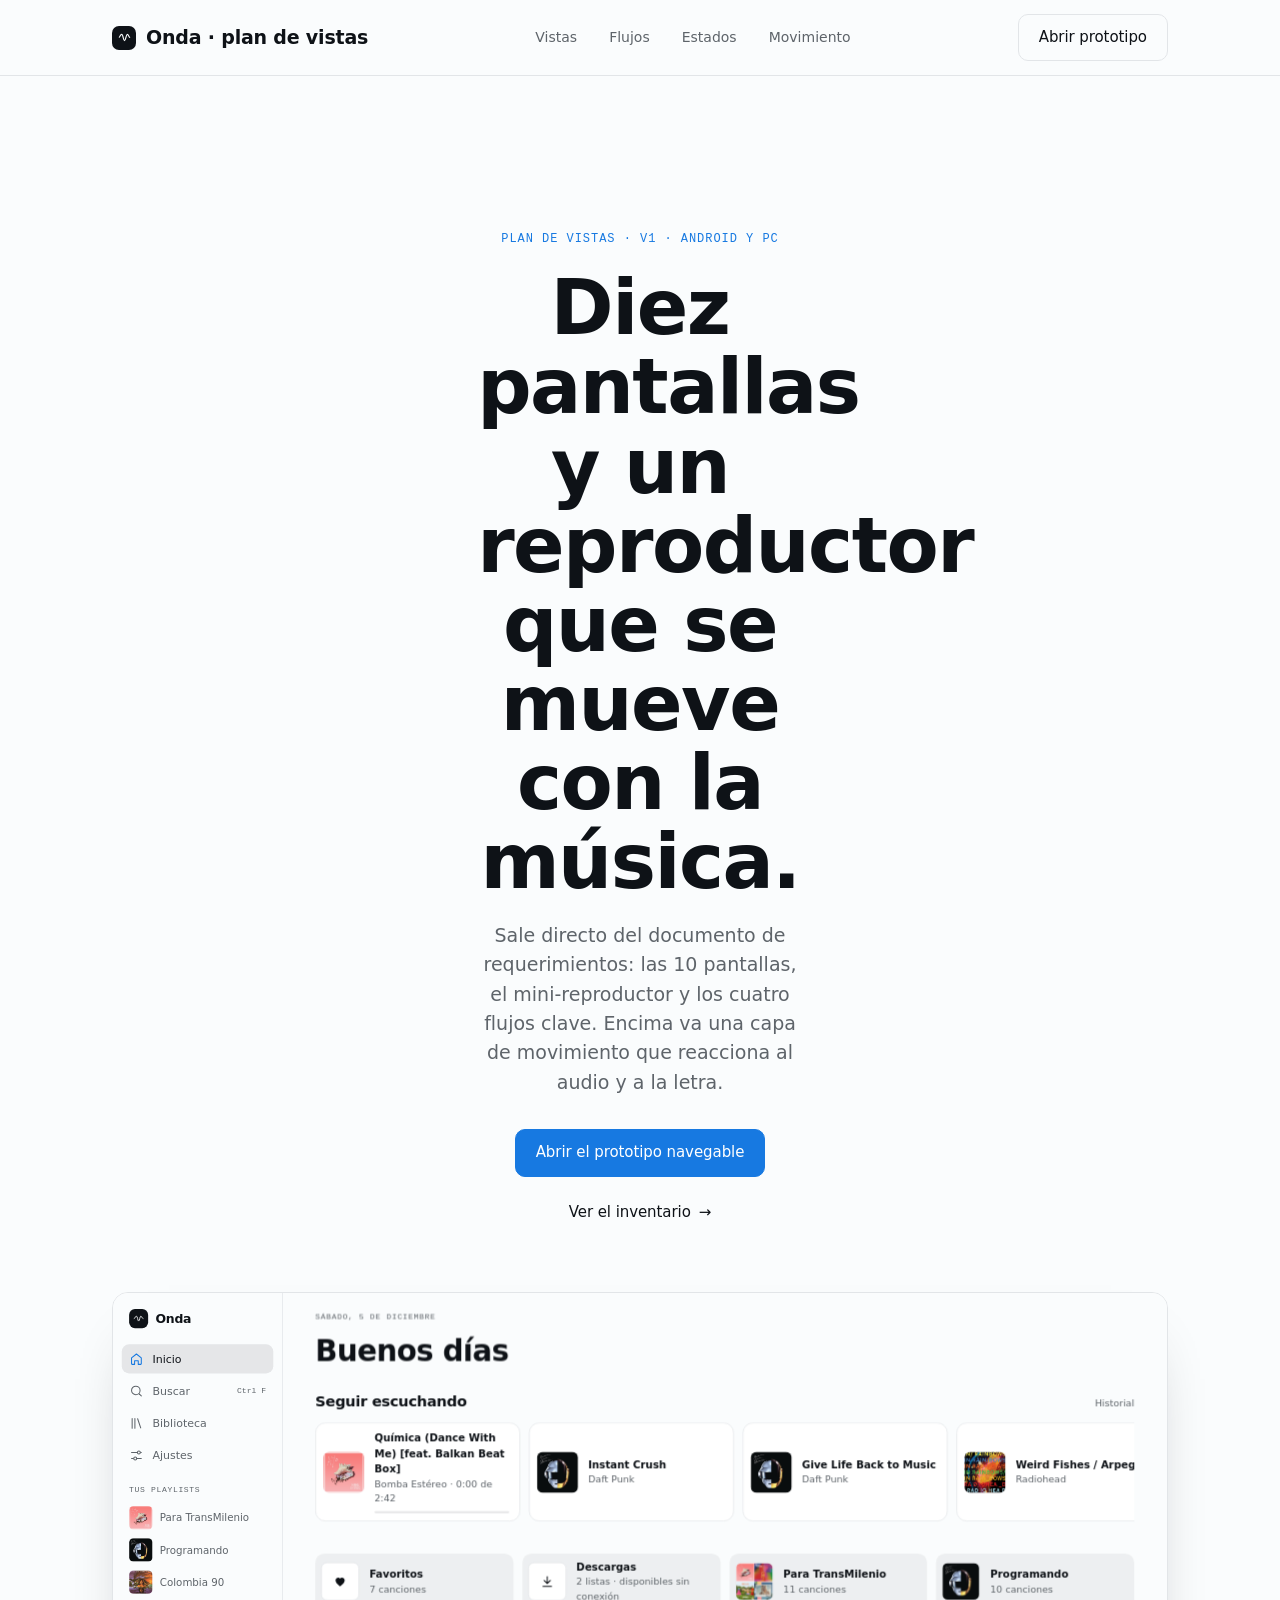
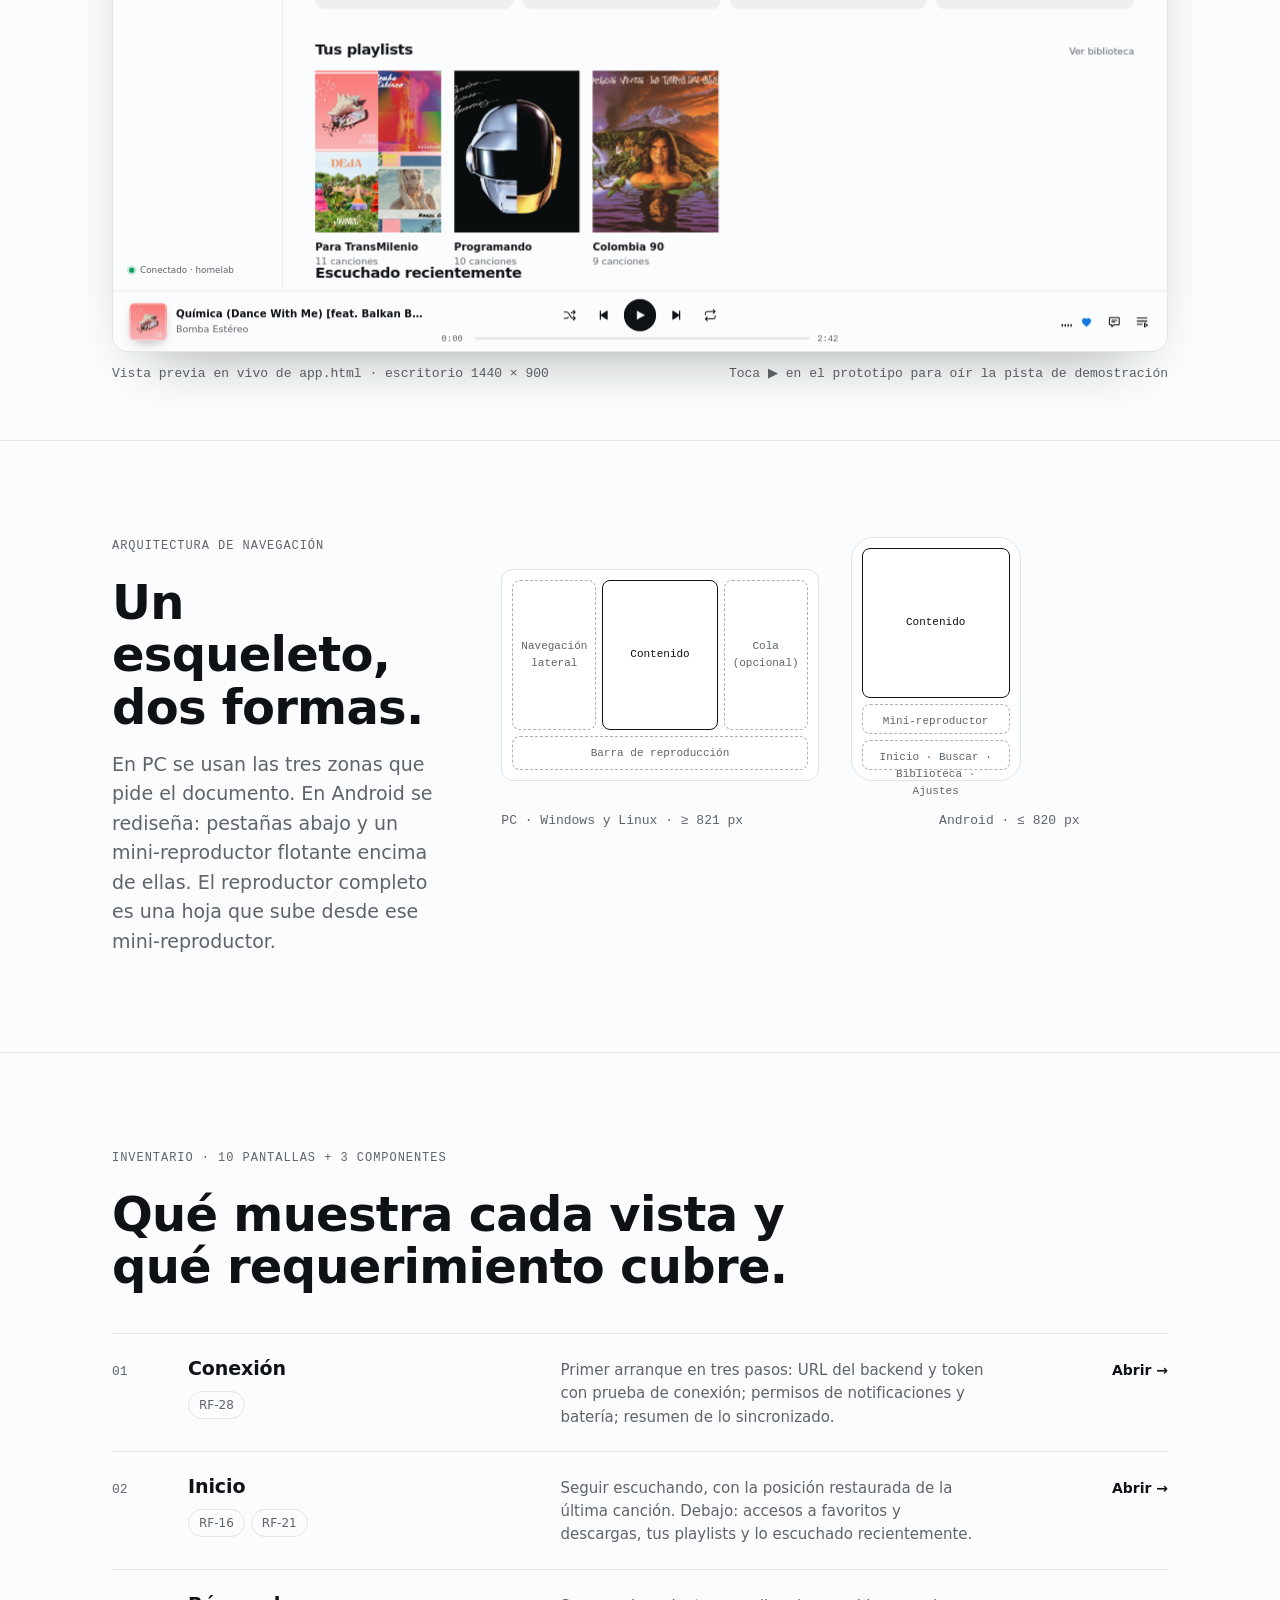
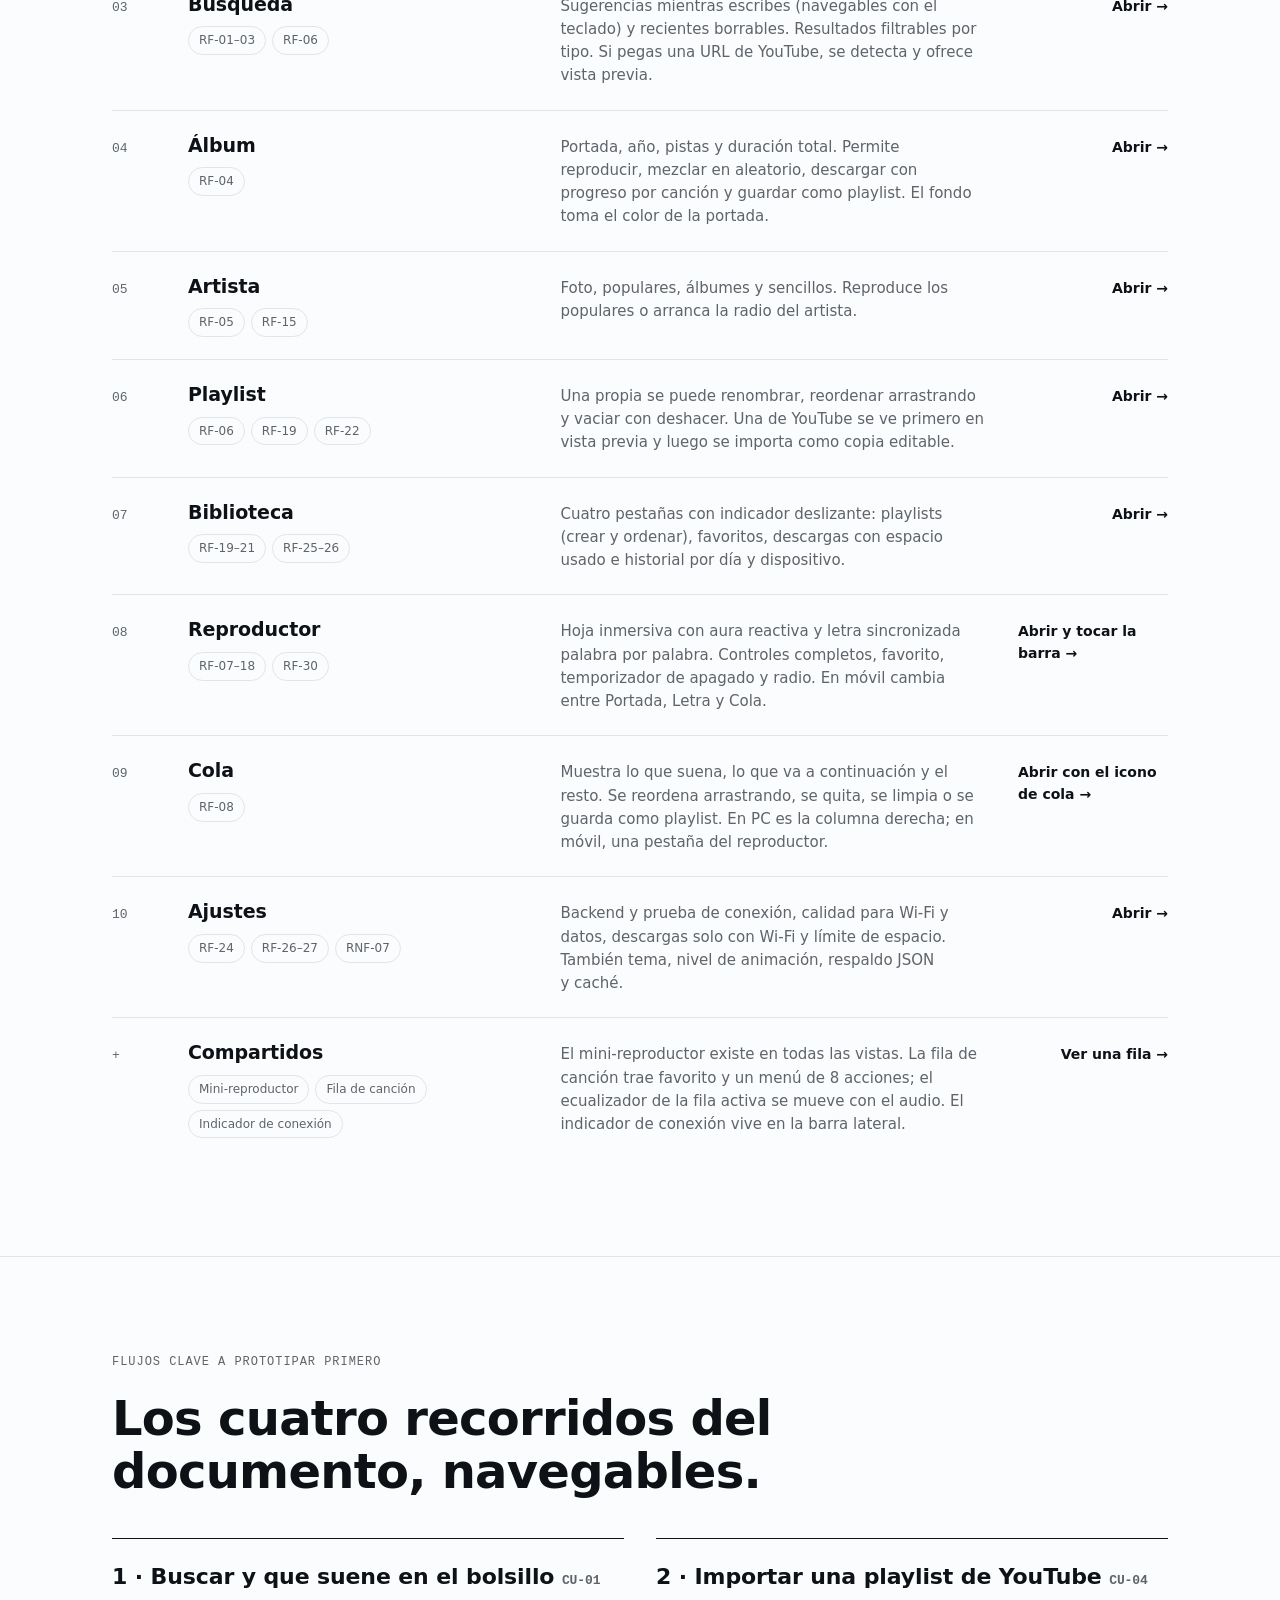
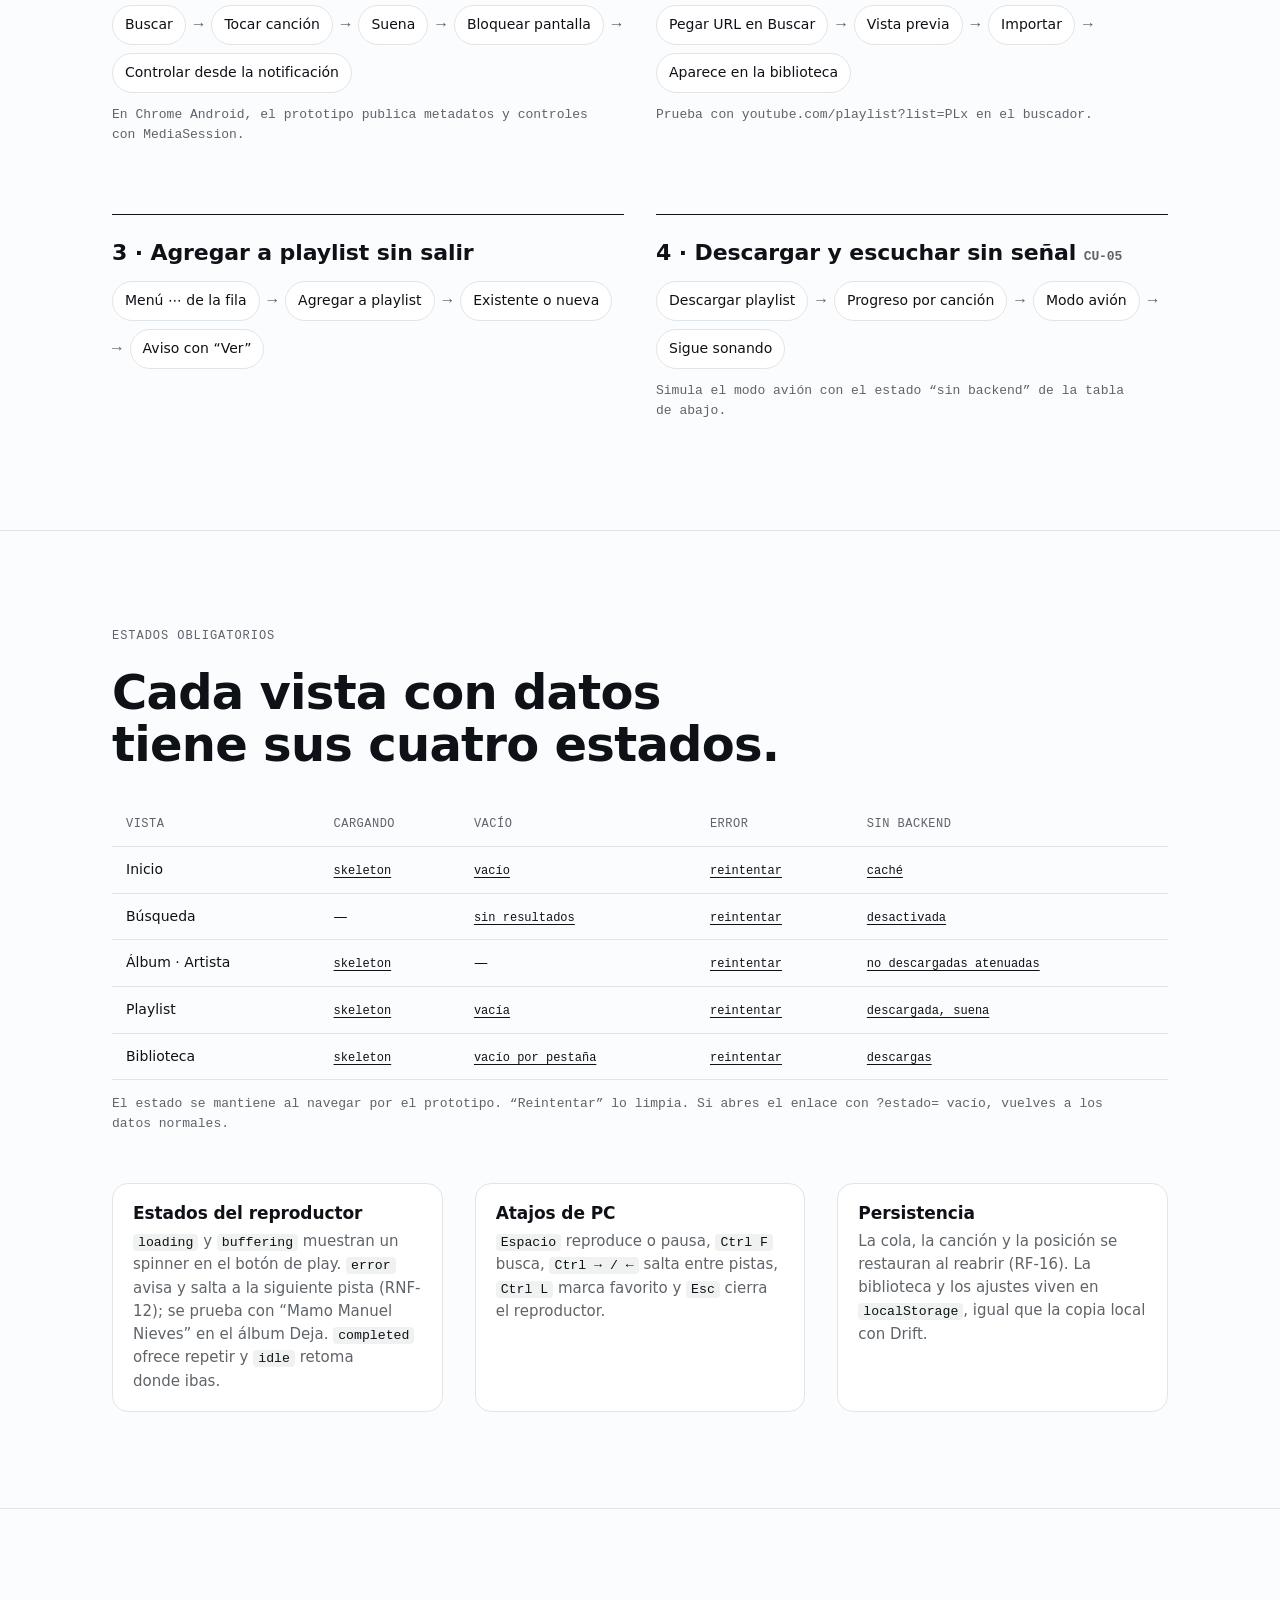
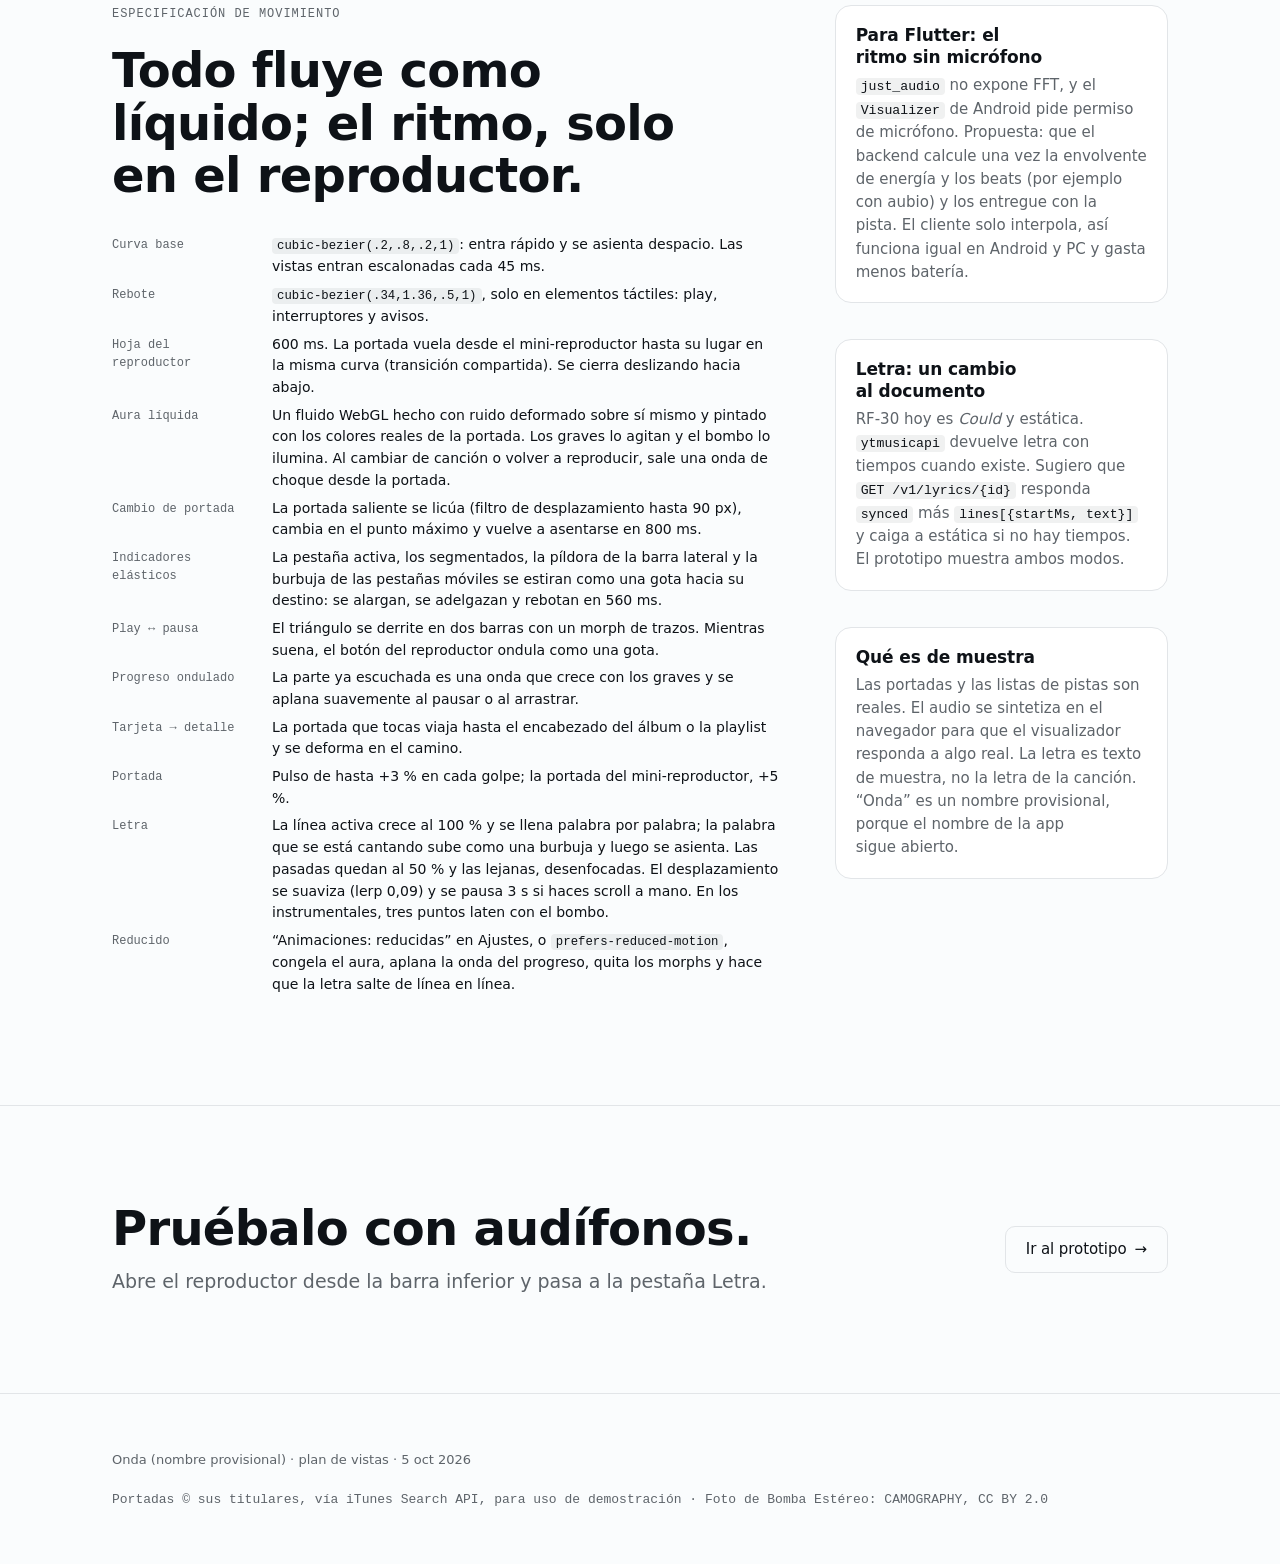
<file: assets/design/index.html>
<!doctype html>
<html lang="es">
<head>
  <meta charset="utf-8" />
  <meta name="viewport" content="width=device-width, initial-scale=1" />
  <title>Plan de vistas · Onda</title>
  <style>
    /* ─── tokens ─────────────────────────────────────────────────────────
       Six variables. Bind them to the active DESIGN.md and stop.
       Do not introduce raw hex anywhere else in this file. */
    :root {
      --bg:      oklch(99% 0.002 240);
      --surface: oklch(100% 0 0);
      --fg:      oklch(18% 0.012 250);
      --muted:   oklch(50% 0.012 250);
      --border:  oklch(92% 0.005 250);
      --accent:  oklch(58% 0.18 255);   /* one accent — used at most 2× per screen */

      /* derived — do not change */
      --accent-soft: color-mix(in oklch, var(--accent) 14%, transparent);
      --fg-soft:     color-mix(in oklch, var(--fg) 6%, transparent);

      /* type — display = serif (default), body = sans, mono for numerics */
      --font-display: -apple-system, BlinkMacSystemFont, 'SF Pro Display', system-ui, sans-serif;
      --font-body:    -apple-system, BlinkMacSystemFont, 'SF Pro Text', system-ui, sans-serif;
      --font-mono:    ui-monospace, 'JetBrains Mono', 'SF Mono', Menlo, monospace;

      /* scale — clamp() so it works at 1280, 1440, 1920 without media queries */
      --fs-h1: clamp(44px, 6vw, 76px);
      --fs-h2: clamp(32px, 4vw, 48px);
      --fs-h3: 22px;
      --fs-lead: 19px;
      --fs-body: 16px;
      --fs-meta: 13px;

      /* spacing — 8-point grid */
      --gap-xs: 8px;
      --gap-sm: 12px;
      --gap-md: 20px;
      --gap-lg: 32px;
      --gap-xl: 56px;
      --gap-2xl: 96px;
      --container: 1120px;
      --gutter: 32px;

      --radius: 10px;
      --radius-lg: 16px;
    }

    /* ─── reset & base ──────────────────────────────────────────────── */
    *, *::before, *::after { box-sizing: border-box; }
    html { -webkit-text-size-adjust: 100%; }
    body {
      margin: 0;
      background: var(--bg);
      color: var(--fg);
      font-family: var(--font-body);
      font-size: var(--fs-body);
      line-height: 1.55;
      text-rendering: optimizeLegibility;
      -webkit-font-smoothing: antialiased;
    }
    img, svg { display: block; max-width: 100%; }
    a { color: inherit; text-decoration: none; }
    button { font: inherit; cursor: pointer; }
    p { text-wrap: pretty; }
    h1, h2, h3, h4 { text-wrap: balance; }

    /* ─── layout primitives ─────────────────────────────────────────── */
    .container {
      max-width: var(--container);
      margin-inline: auto;
      padding-inline: var(--gutter);
    }
    .section {
      padding-block: clamp(48px, 8vw, var(--gap-2xl));
    }
    .section + .section { border-top: 1px solid var(--border); }
    .stack { display: flex; flex-direction: column; }
    .stack > * + * { margin-top: var(--gap-md); }
    .row { display: flex; align-items: center; gap: var(--gap-md); }
    .row-between { display: flex; align-items: center; justify-content: space-between; gap: var(--gap-md); }
    .grid-2 { display: grid; grid-template-columns: repeat(2, 1fr); gap: var(--gap-lg); }
    .grid-3 { display: grid; grid-template-columns: repeat(3, 1fr); gap: var(--gap-lg); }
    .grid-4 { display: grid; grid-template-columns: repeat(4, 1fr); gap: var(--gap-md); }
    .grid-2-1 { display: grid; grid-template-columns: 2fr 1fr; gap: var(--gap-xl); align-items: start; }
    .grid-1-2 { display: grid; grid-template-columns: 1fr 2fr; gap: var(--gap-xl); align-items: start; }
    @media (max-width: 920px) {
      .grid-2, .grid-3, .grid-4, .grid-2-1, .grid-1-2 { grid-template-columns: 1fr; }
    }

    /* ─── type ──────────────────────────────────────────────────────── */
    .h1, h1 { font-family: var(--font-display); font-size: var(--fs-h1); line-height: 1.04; letter-spacing: -0.02em; margin: 0; }
    .h2, h2 { font-family: var(--font-display); font-size: var(--fs-h2); line-height: 1.1; letter-spacing: -0.015em; margin: 0; }
    .h3, h3 { font-size: var(--fs-h3); font-weight: 600; line-height: 1.3; letter-spacing: -0.005em; margin: 0; }
    .lead   { font-size: var(--fs-lead); line-height: 1.55; color: var(--muted); max-width: 60ch; margin: 0; }
    .eyebrow {
      font-family: var(--font-mono);
      font-size: 12px;
      letter-spacing: 0.08em;
      text-transform: uppercase;
      color: var(--accent);
      margin: 0 0 var(--gap-md);
    }
    .meta { font-family: var(--font-mono); font-size: var(--fs-meta); color: var(--muted); }
    .num  { font-family: var(--font-mono); font-variant-numeric: tabular-nums; }

    /* ─── chrome: nav + footer ──────────────────────────────────────── */
    .topnav {
      position: sticky; top: 0; z-index: 10;
      background: color-mix(in oklch, var(--bg) 92%, transparent);
      backdrop-filter: blur(12px);
      border-bottom: 1px solid var(--border);
    }
    .topnav-inner { display: flex; align-items: center; justify-content: space-between; padding-block: 14px; }
    .topnav .logo { font-family: var(--font-display); font-size: 19px; font-weight: 600; letter-spacing: -0.01em; }
    .topnav nav { display: flex; gap: var(--gap-lg); }
    .topnav nav a { font-size: 14px; color: var(--muted); }
    .topnav nav a:hover { color: var(--fg); }
    .pagefoot { padding-block: var(--gap-xl); color: var(--muted); font-size: 13px; border-top: 1px solid var(--border); }
    .pagefoot .row-between { flex-wrap: wrap; gap: var(--gap-md); }

    /* ─── buttons ───────────────────────────────────────────────────── */
    .btn {
      display: inline-flex; align-items: center; gap: 8px;
      padding: 11px 20px;
      border-radius: var(--radius);
      border: 1px solid transparent;
      font-size: 15px;
      font-weight: 500;
      letter-spacing: -0.005em;
      transition: transform 0.05s ease, background 0.15s ease, border-color 0.15s ease;
    }
    .btn:active { transform: translateY(1px); }
    .btn-primary { background: var(--accent); color: var(--surface); border-color: var(--accent); }
    .btn-primary:hover { background: color-mix(in oklch, var(--accent) 88%, black); }
    .btn-secondary { background: transparent; color: var(--fg); border-color: var(--border); }
    .btn-secondary:hover { border-color: var(--fg); }
    .btn-ghost { background: transparent; color: var(--fg); border-color: transparent; padding-inline: 8px; }
    .btn-ghost:hover { color: var(--accent); }
    .btn-arrow::after { content: '→'; transition: transform 0.15s ease; }
    .btn-arrow:hover::after { transform: translateX(2px); }

    /* ─── card / surface ────────────────────────────────────────────── */
    .card {
      background: var(--surface);
      border: 1px solid var(--border);
      border-radius: var(--radius-lg);
      padding: 28px;
    }
    .card-flat { background: transparent; border: 0; padding: 0; }
    .card-rule { background: transparent; border: 0; border-top: 1px solid var(--fg); padding: 24px 0 0; border-radius: 0; }

    /* ─── feature cell (icon + h3 + p) ──────────────────────────────── */
    .feature .feature-mark {
      width: 36px; height: 36px;
      display: grid; place-items: center;
      border: 1px solid var(--border);
      border-radius: 10px;
      color: var(--accent);
      margin-bottom: var(--gap-md);
    }
    .feature .feature-mark svg { width: 18px; height: 18px; }
    .feature h3 { margin-bottom: 6px; }
    .feature p  { margin: 0; color: var(--muted); font-size: 15px; }

    /* ─── stat (big number + label) ─────────────────────────────────── */
    .stat .stat-num {
      font-family: var(--font-display);
      font-size: clamp(56px, 8vw, 96px);
      line-height: 0.95;
      letter-spacing: -0.04em;
      color: var(--accent);
      font-weight: 600;
    }
    .stat .stat-label { color: var(--muted); font-size: 14px; margin-top: 8px; max-width: 24ch; }
    .stat .stat-unit  { font-size: 0.5em; opacity: 0.7; margin-left: 2px; }

    /* ─── quote / testimonial ───────────────────────────────────────── */
    .quote {
      font-family: var(--font-display);
      font-size: clamp(24px, 2.6vw, 32px);
      line-height: 1.32;
      letter-spacing: -0.01em;
      max-width: 28ch;
    }
    .quote-author { color: var(--muted); font-size: 14px; margin-top: var(--gap-md); }
    .quote-mark   {
      font-family: var(--font-display);
      font-size: 140px; line-height: 0.7;
      color: var(--accent); opacity: 0.18;
      margin-bottom: -28px;
    }

    /* ─── pill / badge / tag ────────────────────────────────────────── */
    .pill {
      display: inline-flex; align-items: center; gap: 6px;
      padding: 4px 10px;
      background: var(--accent-soft);
      color: var(--accent);
      border-radius: 999px;
      font-family: var(--font-mono);
      font-size: 11px;
      letter-spacing: 0.04em;
      text-transform: uppercase;
    }
    .tag {
      display: inline-flex; align-items: center;
      padding: 4px 10px;
      background: transparent;
      color: var(--muted);
      border: 1px solid var(--border);
      border-radius: 999px;
      font-size: 12px;
    }

    /* ─── form field ────────────────────────────────────────────────── */
    .field { display: flex; flex-direction: column; gap: 6px; }
    .field label { font-size: 13px; color: var(--muted); }
    .input, .textarea {
      width: 100%;
      padding: 11px 14px;
      border: 1px solid var(--border);
      border-radius: var(--radius);
      background: var(--surface);
      color: var(--fg);
      font: inherit;
      font-size: 15px;
    }
    .input:focus, .textarea:focus {
      outline: 2px solid var(--accent-soft);
      border-color: var(--accent);
    }
    .textarea { min-height: 96px; resize: vertical; line-height: 1.55; }

    /* ─── table (data-style, no chrome) ─────────────────────────────── */
    .ds-table { width: 100%; border-collapse: collapse; font-size: 14px; }
    .ds-table th, .ds-table td { padding: 12px 14px; text-align: left; border-bottom: 1px solid var(--border); }
    .ds-table th { color: var(--muted); font-weight: 500; font-family: var(--font-mono); font-size: 12px; letter-spacing: 0.04em; text-transform: uppercase; }
    .ds-table tbody tr:hover { background: var(--fg-soft); }
    .ds-table .num-col { font-family: var(--font-mono); font-variant-numeric: tabular-nums; text-align: right; }

    /* ─── image placeholder (DS-tinted block, never broken <img>) ──── */
    .ph-img {
      background:
        linear-gradient(135deg, var(--accent-soft), var(--fg-soft)),
        var(--surface);
      border: 1px solid var(--border);
      border-radius: var(--radius-lg);
      aspect-ratio: 16 / 10;
      display: grid; place-items: center;
      color: var(--muted);
      font-family: var(--font-mono);
      font-size: 12px;
      letter-spacing: 0.04em;
    }
    .ph-img.square    { aspect-ratio: 1 / 1; }
    .ph-img.portrait  { aspect-ratio: 3 / 4; }
    .ph-img.wide      { aspect-ratio: 16 / 9; }
    .content-img {
      display: block;
      max-width: 100%;
      max-height: min(70vh, 720px);
      width: auto;
      height: auto;
      object-fit: contain;
      justify-self: center;
      border-radius: var(--radius-lg);
    }

    /* ─── divider ───────────────────────────────────────────────────── */
    .rule  { border: 0; border-top: 1px solid var(--border); margin: 0; }
    .rule-strong { border: 0; border-top: 1px solid var(--fg); margin: 0; }

    /* ─── hero variants used by layouts.md ──────────────────────────── */
    .hero          { padding-block: clamp(80px, 12vw, 160px); }
    .hero-center   { text-align: center; max-width: 32ch; margin-inline: auto; }
    .hero h1       { margin-bottom: var(--gap-md); }
    .hero .lead    { margin-bottom: var(--gap-lg); }
    .hero-cta      { display: inline-flex; gap: var(--gap-sm); flex-wrap: wrap; }
    .hero-center .hero-cta { justify-content: center; }
    .hero-split    { display: grid; grid-template-columns: 1fr 1fr; gap: var(--gap-2xl); align-items: center; }
    @media (max-width: 920px) { .hero-split { grid-template-columns: 1fr; } }

    /* ─── log row (newsletter, blog list, changelog) ────────────────── */
    .log-row { display: grid; grid-template-columns: 120px 1fr 100px; gap: var(--gap-lg); padding: 22px 0; border-top: 1px solid var(--border); align-items: baseline; }
    .log-row .meta { color: var(--muted); }
    .log-row h3 { font-size: 19px; }
    .log-row .pull { text-align: right; }
    /* ─── extras del mapa de vistas ─── */
    h1, .h1 { font-weight: 720; }
    h2, .h2 { font-weight: 680; }
    .topnav .logo { display: inline-flex; align-items: center; gap: 10px; font-family: var(--font-display); }
    .topnav .logo i { width: 24px; height: 24px; border-radius: 7px; background: var(--fg); display: inline-grid; place-items: center; }
    .topnav .logo i svg { width: 15px; height: 15px; stroke: var(--bg); fill: none; stroke-width: 1.8; }
    .btn:focus-visible, a:focus-visible { outline: 2px solid var(--accent); outline-offset: 2px; }
    .stage-frame { position: relative; border: 1px solid var(--border); border-radius: var(--radius-lg); overflow: hidden; background: var(--surface); aspect-ratio: 1440 / 900; box-shadow: 0 30px 60px -36px color-mix(in oklch, var(--fg) 45%, transparent); }
    .stage-frame iframe { position: absolute; top: 0; left: 0; width: 1440px; height: 900px; border: 0; transform-origin: 0 0; }
    .stage-cap { display: flex; justify-content: space-between; gap: 12px; flex-wrap: wrap; margin-top: 12px; }
    .wire { border: 1px solid var(--border); border-radius: 12px; background: var(--surface); padding: 10px; display: grid; gap: 6px; font-family: var(--font-mono); font-size: 11px; color: var(--muted); }
    .wire > div, .wire .z { border: 1px dashed color-mix(in oklch, var(--fg) 22%, var(--border)); border-radius: 8px; padding: 8px; display: grid; place-items: center; text-align: center; }
    .wire .z.strong { border-style: solid; border-color: var(--fg); color: var(--fg); }
    .wire-desk { grid-template-columns: 0.8fr 2.4fr 1fr; grid-template-rows: 150px 34px; }
    .wire-desk .bar { grid-column: 1 / -1; }
    .wire-mob { width: 170px; grid-template-rows: 150px 30px 30px; justify-self: center; border-radius: 22px; }
    .view-row { display: grid; grid-template-columns: 44px minmax(0, 1fr) minmax(0, 1.25fr) 150px; gap: var(--gap-lg); padding: 22px 0; border-top: 1px solid var(--border); align-items: baseline; }
    .view-row h3 { font-size: 19px; }
    .view-row p { margin: 0; color: var(--muted); font-size: 15px; }
    .view-row .go { justify-self: end; font-size: 14px; font-weight: 550; display: inline-flex; gap: 6px; }
    .view-row .go:hover { text-decoration: underline; text-underline-offset: 3px; }
    .rf { display: flex; flex-wrap: wrap; gap: 6px; margin-top: 10px; }
    .flow { display: flex; flex-wrap: wrap; align-items: center; gap: 8px; margin-top: 14px; }
    .flow .step { padding: 8px 12px; border: 1px solid var(--border); border-radius: 999px; font-size: 14px; background: var(--surface); }
    .flow .arr { color: var(--muted); font-family: var(--font-mono); }
    .ds-table a { font-family: var(--font-mono); font-size: 12px; text-decoration: underline; text-underline-offset: 3px; color: var(--fg); }
    .ds-table td { vertical-align: top; }
    .motion-spec { display: grid; grid-template-columns: 140px 1fr; gap: 6px 20px; font-size: 14px; }
    .motion-spec dt { font-family: var(--font-mono); font-size: 12px; color: var(--muted); padding-top: 2px; }
    .motion-spec dd { margin: 0; }
    .note { padding: 18px 20px; border: 1px solid var(--border); border-radius: var(--radius-lg); background: var(--surface); }
    .note h3 { font-size: 17px; margin-bottom: 6px; }
    .note p { margin: 0; color: var(--muted); font-size: 15px; }
    .note code, .view-row code, .motion-spec code { font-family: var(--font-mono); font-size: 0.88em; background: var(--fg-soft); padding: 1px 5px; border-radius: 4px; color: var(--fg); }
    @media (max-width: 920px) {
      .view-row { grid-template-columns: 32px 1fr; gap: 8px 14px; }
      .view-row > p, .view-row .go { grid-column: 2; justify-self: start; }
      .topnav nav { display: none; }
      .motion-spec { grid-template-columns: 1fr; }
      .ds-table { display: block; overflow-x: auto; }
    }
  </style>
</head>
<body>
  <header class="topnav" data-od-id="topnav">
    <div class="container topnav-inner">
      <span class="logo"><i><svg viewBox="0 0 24 24"><path d="M3 12c2 0 2-5 4.5-5S10 17 12 17s2.5-10 4.5-10S19 12 21 12"/></svg></i>Onda · plan de vistas</span>
      <nav>
        <a href="#vistas">Vistas</a>
        <a href="#flujos">Flujos</a>
        <a href="#estados">Estados</a>
        <a href="#movimiento">Movimiento</a>
      </nav>
      <a class="btn btn-secondary" href="app.html#/inicio">Abrir prototipo</a>
    </div>
  </header>

  <main id="content">
    <section class="section hero" data-od-id="hero" style="padding-bottom: 56px;">
      <div class="container" style="text-align:center">
        <div class="hero-center">
          <p class="eyebrow">Plan de vistas · v1 · Android y PC</p>
          <h1>Diez pantallas y un reproductor que se mueve con la música.</h1>
          <p class="lead" style="margin-inline:auto">Sale directo del documento de requerimientos: las 10 pantallas, el mini-reproductor y los cuatro flujos clave. Encima va una capa de movimiento que reacciona al audio y a la letra.</p>
          <div class="hero-cta">
            <a class="btn btn-primary" href="app.html#/inicio" data-od-id="hero-cta">Abrir el prototipo navegable</a>
            <a class="btn btn-ghost btn-arrow" href="#vistas">Ver el inventario</a>
          </div>
        </div>
        <div style="margin-top:56px;text-align:left" data-od-id="hero-preview">
          <div class="stage-frame" id="stage"><iframe src="app.html#/inicio" title="Vista previa en vivo del prototipo" loading="lazy" tabindex="-1"></iframe></div>
          <div class="stage-cap"><span class="meta">Vista previa en vivo de app.html · escritorio 1440 × 900</span><span class="meta">Toca ▶ en el prototipo para oír la pista de demostración</span></div>
        </div>
      </div>
    </section>

    <section class="section" data-od-id="navigation">
      <div class="container grid-1-2">
        <div>
          <p class="eyebrow" style="color:var(--muted)">Arquitectura de navegación</p>
          <h2>Un esqueleto, dos formas.</h2>
          <p class="lead" style="margin-top:16px">En PC se usan las tres zonas que pide el documento. En Android se rediseña: pestañas abajo y un mini-reproductor flotante encima de ellas. El reproductor completo es una hoja que sube desde ese mini-reproductor.</p>
        </div>
        <div class="grid-2" style="align-items:end">
          <div class="stack" style="gap:10px">
            <div class="wire wire-desk" aria-label="Esquema de escritorio"><div>Navegación<br>lateral</div><div class="z strong">Contenido</div><div>Cola<br>(opcional)</div><div class="bar z">Barra de reproducción</div></div>
            <span class="meta">PC · Windows y Linux · ≥ 821 px</span>
          </div>
          <div class="stack" style="gap:10px">
            <div class="wire wire-mob" aria-label="Esquema móvil"><div class="z strong">Contenido</div><div>Mini-reproductor</div><div>Inicio · Buscar · Biblioteca · Ajustes</div></div>
            <span class="meta" style="text-align:center">Android · ≤ 820 px</span>
          </div>
        </div>
      </div>
    </section>

    <section class="section" id="vistas" data-od-id="view-inventory">
      <div class="container">
        <p class="eyebrow" style="color:var(--muted)">Inventario · 10 pantallas + 3 componentes</p>
        <h2 style="max-width:22ch">Qué muestra cada vista y qué requerimiento cubre.</h2>
        <div style="margin-top:40px">
          <div class="view-row" data-od-id="view-conexion"><span class="num meta">01</span><div><h3>Conexión</h3><div class="rf"><span class="tag">RF-28</span></div></div><p>Primer arranque en tres pasos: URL del backend y token con prueba de conexión; permisos de notificaciones y batería; resumen de lo sincronizado.</p><a class="go" href="app.html#/conexion">Abrir →</a></div>
          <div class="view-row" data-od-id="view-inicio"><span class="num meta">02</span><div><h3>Inicio</h3><div class="rf"><span class="tag">RF-16</span><span class="tag">RF-21</span></div></div><p>Seguir escuchando, con la posición restaurada de la última canción. Debajo: accesos a favoritos y descargas, tus playlists y lo escuchado recientemente.</p><a class="go" href="app.html#/inicio">Abrir →</a></div>
          <div class="view-row" data-od-id="view-buscar"><span class="num meta">03</span><div><h3>Búsqueda</h3><div class="rf"><span class="tag">RF-01–03</span><span class="tag">RF-06</span></div></div><p>Sugerencias mientras escribes (navegables con el teclado) y recientes borrables. Resultados filtrables por tipo. Si pegas una URL de YouTube, se detecta y ofrece vista previa.</p><a class="go" href="app.html#/buscar">Abrir →</a></div>
          <div class="view-row" data-od-id="view-album"><span class="num meta">04</span><div><h3>Álbum</h3><div class="rf"><span class="tag">RF-04</span></div></div><p>Portada, año, pistas y duración total. Permite reproducir, mezclar en aleatorio, descargar con progreso por canción y guardar como playlist. El fondo toma el color de la portada.</p><a class="go" href="app.html#/album/deja">Abrir →</a></div>
          <div class="view-row" data-od-id="view-artista"><span class="num meta">05</span><div><h3>Artista</h3><div class="rf"><span class="tag">RF-05</span><span class="tag">RF-15</span></div></div><p>Foto, populares, álbumes y sencillos. Reproduce los populares o arranca la radio del artista.</p><a class="go" href="app.html#/artista/bomba-estereo">Abrir →</a></div>
          <div class="view-row" data-od-id="view-playlist"><span class="num meta">06</span><div><h3>Playlist</h3><div class="rf"><span class="tag">RF-06</span><span class="tag">RF-19</span><span class="tag">RF-22</span></div></div><p>Una propia se puede renombrar, reordenar arrastrando y vaciar con deshacer. Una de YouTube se ve primero en vista previa y luego se importa como copia editable.</p><a class="go" href="app.html#/playlist/pl-transmi">Abrir →</a></div>
          <div class="view-row" data-od-id="view-biblioteca"><span class="num meta">07</span><div><h3>Biblioteca</h3><div class="rf"><span class="tag">RF-19–21</span><span class="tag">RF-25–26</span></div></div><p>Cuatro pestañas con indicador deslizante: playlists (crear y ordenar), favoritos, descargas con espacio usado e historial por día y dispositivo.</p><a class="go" href="app.html#/biblioteca/historial">Abrir →</a></div>
          <div class="view-row" data-od-id="view-reproductor"><span class="num meta">08</span><div><h3>Reproductor</h3><div class="rf"><span class="tag">RF-07–18</span><span class="tag">RF-30</span></div></div><p>Hoja inmersiva con aura reactiva y letra sincronizada palabra por palabra. Controles completos, favorito, temporizador de apagado y radio. En móvil cambia entre Portada, Letra y Cola.</p><a class="go" href="app.html#/inicio">Abrir y tocar la barra →</a></div>
          <div class="view-row" data-od-id="view-cola"><span class="num meta">09</span><div><h3>Cola</h3><div class="rf"><span class="tag">RF-08</span></div></div><p>Muestra lo que suena, lo que va a continuación y el resto. Se reordena arrastrando, se quita, se limpia o se guarda como playlist. En PC es la columna derecha; en móvil, una pestaña del reproductor.</p><a class="go" href="app.html#/inicio">Abrir con el icono de cola →</a></div>
          <div class="view-row" data-od-id="view-ajustes"><span class="num meta">10</span><div><h3>Ajustes</h3><div class="rf"><span class="tag">RF-24</span><span class="tag">RF-26–27</span><span class="tag">RNF-07</span></div></div><p>Backend y prueba de conexión, calidad para Wi-Fi y datos, descargas solo con Wi-Fi y límite de espacio. También tema, nivel de animación, respaldo JSON y caché.</p><a class="go" href="app.html#/ajustes">Abrir →</a></div>
          <div class="view-row" data-od-id="view-shared"><span class="num meta">+</span><div><h3>Compartidos</h3><div class="rf"><span class="tag">Mini-reproductor</span><span class="tag">Fila de canción</span><span class="tag">Indicador de conexión</span></div></div><p>El mini-reproductor existe en todas las vistas. La fila de canción trae favorito y un menú de 8 acciones; el ecualizador de la fila activa se mueve con el audio. El indicador de conexión vive en la barra lateral.</p><a class="go" href="app.html#/album/ayo">Ver una fila →</a></div>
        </div>
      </div>
    </section>

    <section class="section" id="flujos" data-od-id="flows">
      <div class="container">
        <p class="eyebrow" style="color:var(--muted)">Flujos clave a prototipar primero</p>
        <h2>Los cuatro recorridos del documento, navegables.</h2>
        <div class="grid-2" style="margin-top:40px;gap:var(--gap-xl) var(--gap-lg)">
          <div class="card-rule" data-od-id="flow-1"><h3>1 · Buscar y que suene en el bolsillo <span class="meta">CU-01</span></h3><div class="flow"><span class="step">Buscar</span><span class="arr">→</span><span class="step">Tocar canción</span><span class="arr">→</span><span class="step">Suena</span><span class="arr">→</span><span class="step">Bloquear pantalla</span><span class="arr">→</span><span class="step">Controlar desde la notificación</span></div><p class="meta" style="margin-top:12px">En Chrome Android, el prototipo publica metadatos y controles con MediaSession.</p></div>
          <div class="card-rule" data-od-id="flow-2"><h3>2 · Importar una playlist de YouTube <span class="meta">CU-04</span></h3><div class="flow"><span class="step">Pegar URL en Buscar</span><span class="arr">→</span><span class="step">Vista previa</span><span class="arr">→</span><span class="step">Importar</span><span class="arr">→</span><span class="step">Aparece en la biblioteca</span></div><p class="meta" style="margin-top:12px">Prueba con <span class="num">youtube.com/playlist?list=PLx</span> en el buscador.</p></div>
          <div class="card-rule" data-od-id="flow-3"><h3>3 · Agregar a playlist sin salir</h3><div class="flow"><span class="step">Menú ⋯ de la fila</span><span class="arr">→</span><span class="step">Agregar a playlist</span><span class="arr">→</span><span class="step">Existente o nueva</span><span class="arr">→</span><span class="step">Aviso con “Ver”</span></div></div>
          <div class="card-rule" data-od-id="flow-4"><h3>4 · Descargar y escuchar sin señal <span class="meta">CU-05</span></h3><div class="flow"><span class="step">Descargar playlist</span><span class="arr">→</span><span class="step">Progreso por canción</span><span class="arr">→</span><span class="step">Modo avión</span><span class="arr">→</span><span class="step">Sigue sonando</span></div><p class="meta" style="margin-top:12px">Simula el modo avión con el estado “sin backend” de la tabla de abajo.</p></div>
        </div>
      </div>
    </section>

    <section class="section" id="estados" data-od-id="states">
      <div class="container">
        <p class="eyebrow" style="color:var(--muted)">Estados obligatorios</p>
        <h2 style="max-width:24ch">Cada vista con datos tiene sus cuatro estados.</h2>
        <div style="margin-top:32px">
          <table class="ds-table" data-od-id="states-table">
            <thead><tr><th>Vista</th><th>Cargando</th><th>Vacío</th><th>Error</th><th>Sin backend</th></tr></thead>
            <tbody>
              <tr><td>Inicio</td><td><a href="app.html#/inicio?estado=cargando">skeleton</a></td><td><a href="app.html#/inicio?estado=vacio">vacío</a></td><td><a href="app.html#/inicio?estado=error">reintentar</a></td><td><a href="app.html#/inicio?estado=offline">caché</a></td></tr>
              <tr><td>Búsqueda</td><td>—</td><td><a href="app.html#/buscar">sin resultados</a></td><td><a href="app.html#/buscar?estado=error">reintentar</a></td><td><a href="app.html#/buscar?estado=offline">desactivada</a></td></tr>
              <tr><td>Álbum · Artista</td><td><a href="app.html#/album/ram?estado=cargando">skeleton</a></td><td>—</td><td><a href="app.html#/album/ram?estado=error">reintentar</a></td><td><a href="app.html#/album/ram?estado=offline">no descargadas atenuadas</a></td></tr>
              <tr><td>Playlist</td><td><a href="app.html#/playlist/pl-code?estado=cargando">skeleton</a></td><td><a href="app.html#/playlist/pl-code?estado=vacio">vacía</a></td><td><a href="app.html#/playlist/pl-code?estado=error">reintentar</a></td><td><a href="app.html#/playlist/pl-transmi?estado=offline">descargada, suena</a></td></tr>
              <tr><td>Biblioteca</td><td><a href="app.html#/biblioteca?estado=cargando">skeleton</a></td><td><a href="app.html#/biblioteca/favoritos?estado=vacio">vacío por pestaña</a></td><td><a href="app.html#/biblioteca?estado=error">reintentar</a></td><td><a href="app.html#/biblioteca/descargas?estado=offline">descargas</a></td></tr>
            </tbody>
          </table>
          <p class="meta" style="margin-top:14px">El estado se mantiene al navegar por el prototipo. “Reintentar” lo limpia. Si abres el enlace con <span class="num">?estado=</span> vacío, vuelves a los datos normales.</p>
        </div>
        <div class="grid-3" style="margin-top:48px">
          <div class="note" data-od-id="player-states"><h3>Estados del reproductor</h3><p><code>loading</code> y <code>buffering</code> muestran un spinner en el botón de play. <code>error</code> avisa y salta a la siguiente pista (RNF-12); se prueba con “Mamo Manuel Nieves” en el álbum Deja. <code>completed</code> ofrece repetir y <code>idle</code> retoma donde ibas.</p></div>
          <div class="note"><h3>Atajos de PC</h3><p><code>Espacio</code> reproduce o pausa, <code>Ctrl F</code> busca, <code>Ctrl → / ←</code> salta entre pistas, <code>Ctrl L</code> marca favorito y <code>Esc</code> cierra el reproductor.</p></div>
          <div class="note"><h3>Persistencia</h3><p>La cola, la canción y la posición se restauran al reabrir (RF-16). La biblioteca y los ajustes viven en <code>localStorage</code>, igual que la copia local con Drift.</p></div>
        </div>
      </div>
    </section>

    <section class="section" id="movimiento" data-od-id="motion">
      <div class="container grid-2-1">
        <div>
          <p class="eyebrow" style="color:var(--muted)">Especificación de movimiento</p>
          <h2 style="max-width:20ch">Todo fluye como líquido; el ritmo, solo en el reproductor.</h2>
          <dl class="motion-spec" style="margin-top:32px">
            <dt>Curva base</dt><dd><code>cubic-bezier(.2,.8,.2,1)</code>: entra rápido y se asienta despacio. Las vistas entran escalonadas cada 45 ms.</dd>
            <dt>Rebote</dt><dd><code>cubic-bezier(.34,1.36,.5,1)</code>, solo en elementos táctiles: play, interruptores y avisos.</dd>
            <dt>Hoja del reproductor</dt><dd>600 ms. La portada vuela desde el mini-reproductor hasta su lugar en la misma curva (transición compartida). Se cierra deslizando hacia abajo.</dd>
            <dt>Aura líquida</dt><dd>Un fluido WebGL hecho con ruido deformado sobre sí mismo y pintado con los colores reales de la portada. Los graves lo agitan y el bombo lo ilumina. Al cambiar de canción o volver a reproducir, sale una onda de choque desde la portada.</dd>
            <dt>Cambio de portada</dt><dd>La portada saliente se licúa (filtro de desplazamiento hasta 90 px), cambia en el punto máximo y vuelve a asentarse en 800 ms.</dd>
            <dt>Indicadores elásticos</dt><dd>La pestaña activa, los segmentados, la píldora de la barra lateral y la burbuja de las pestañas móviles se estiran como una gota hacia su destino: se alargan, se adelgazan y rebotan en 560 ms.</dd>
            <dt>Play ↔ pausa</dt><dd>El triángulo se derrite en dos barras con un morph de trazos. Mientras suena, el botón del reproductor ondula como una gota.</dd>
            <dt>Progreso ondulado</dt><dd>La parte ya escuchada es una onda que crece con los graves y se aplana suavemente al pausar o al arrastrar.</dd>
            <dt>Tarjeta → detalle</dt><dd>La portada que tocas viaja hasta el encabezado del álbum o la playlist y se deforma en el camino.</dd>
            <dt>Portada</dt><dd>Pulso de hasta +3 % en cada golpe; la portada del mini-reproductor, +5 %.</dd>
            <dt>Letra</dt><dd>La línea activa crece al 100 % y se llena palabra por palabra; la palabra que se está cantando sube como una burbuja y luego se asienta. Las pasadas quedan al 50 % y las lejanas, desenfocadas. El desplazamiento se suaviza (lerp 0,09) y se pausa 3 s si haces scroll a mano. En los instrumentales, tres puntos laten con el bombo.</dd>
            <dt>Reducido</dt><dd>“Animaciones: reducidas” en Ajustes, o <code>prefers-reduced-motion</code>, congela el aura, aplana la onda del progreso, quita los morphs y hace que la letra salte de línea en línea.</dd>
          </dl>
        </div>
        <div class="stack" style="gap:16px">
          <div class="note" data-od-id="note-fft"><h3>Para Flutter: el ritmo sin micrófono</h3><p><code>just_audio</code> no expone FFT, y el <code>Visualizer</code> de Android pide permiso de micrófono. Propuesta: que el backend calcule una vez la envolvente de energía y los beats (por ejemplo con aubio) y los entregue con la pista. El cliente solo interpola, así funciona igual en Android y PC y gasta menos batería.</p></div>
          <div class="note" data-od-id="note-lyrics"><h3>Letra: un cambio al documento</h3><p>RF-30 hoy es <em>Could</em> y estática. <code>ytmusicapi</code> devuelve letra con tiempos cuando existe. Sugiero que <code>GET /v1/lyrics/{id}</code> responda <code>synced</code> más <code>lines[{startMs, text}]</code> y caiga a estática si no hay tiempos. El prototipo muestra ambos modos.</p></div>
          <div class="note" data-od-id="note-demo"><h3>Qué es de muestra</h3><p>Las portadas y las listas de pistas son reales. El audio se sintetiza en el navegador para que el visualizador responda a algo real. La letra es texto de muestra, no la letra de la canción. “Onda” es un nombre provisional, porque el nombre de la app sigue abierto.</p></div>
        </div>
      </div>
    </section>

    <section class="section" data-od-id="cta">
      <div class="container row-between" style="flex-wrap:wrap">
        <div><h2 style="max-width:24ch">Pruébalo con audífonos.</h2><p class="lead" style="margin-top:12px">Abre el reproductor desde la barra inferior y pasa a la pestaña Letra.</p></div>
        <a class="btn btn-secondary btn-arrow" href="app.html#/inicio">Ir al prototipo</a>
      </div>
    </section>
  </main>

  <footer class="pagefoot" data-od-id="footer">
    <div class="container row-between">
      <span>Onda (nombre provisional) · plan de vistas · 5 oct 2026</span>
      <span class="meta">Portadas © sus titulares, vía iTunes Search API, para uso de demostración · Foto de Bomba Estéreo: CAMOGRAPHY, CC BY 2.0</span>
    </div>
  </footer>
  <script>
    (function () {
      var st = document.getElementById('stage'), f = st.querySelector('iframe');
      function fit() { f.style.transform = 'scale(' + st.clientWidth / 1440 + ')'; }
      fit(); addEventListener('resize', fit);
    })();
  </script>
</body>
</html>
</file>
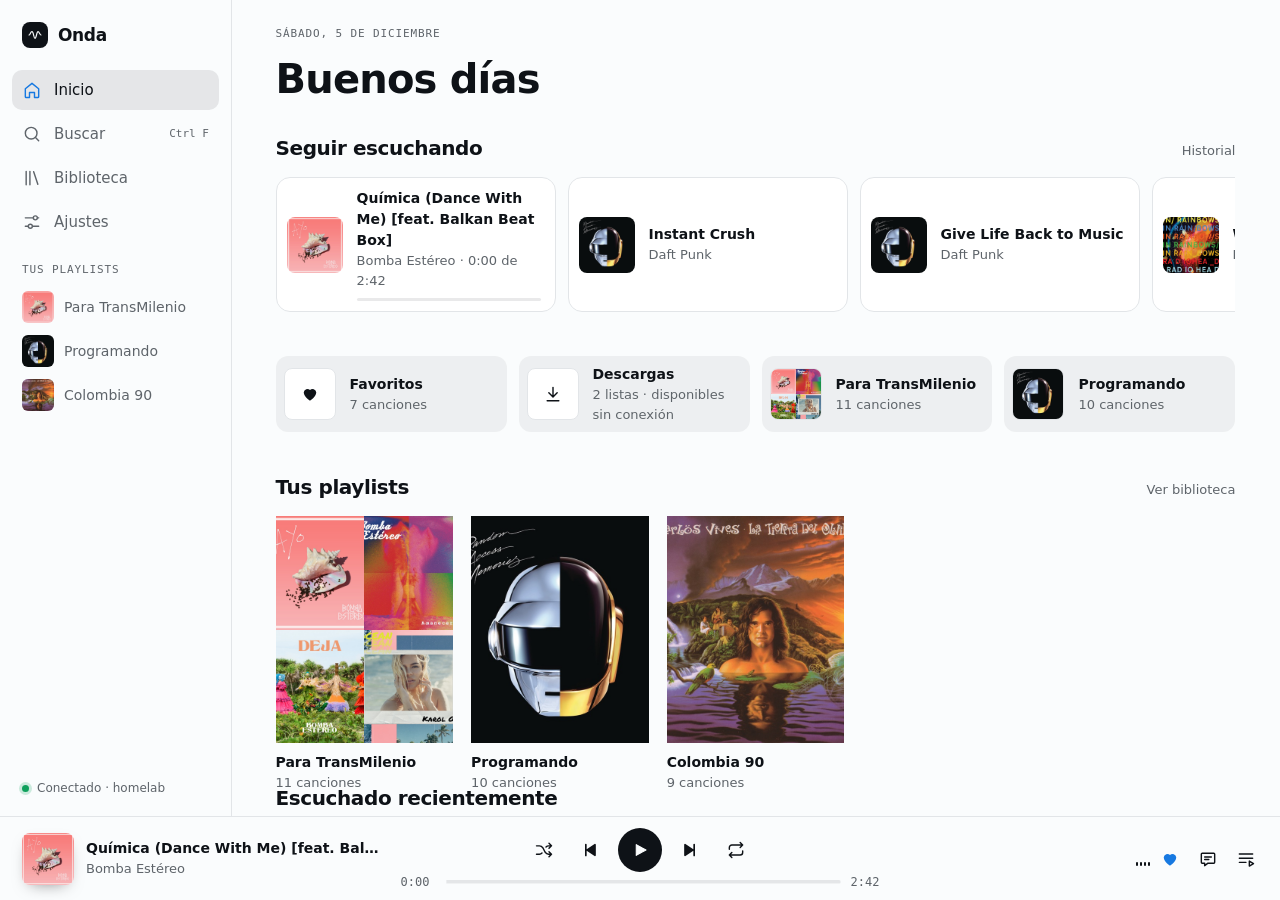
<file: assets/design/app.html>
<!doctype html>
<html lang="es">
<head>
  <meta charset="utf-8" />
  <meta name="viewport" content="width=device-width, initial-scale=1, viewport-fit=cover" />
  <title>Onda · prototipo de la app</title>
  <link rel="stylesheet" href="app.css" />
  <style>
    .tracks.no-alb .row, .tracks.no-alb + .x, .list-head.no-alb { grid-template-columns: 32px minmax(0, 1fr) 72px 36px; }
    .tracks.no-alb .rb { display: none; }
    .tracks.editable .row, .list-head.editable { grid-template-columns: 32px minmax(0, 1fr) minmax(0, .8fr) 72px 36px 36px; }
    @media (max-width: 820px) { .tracks.no-alb .row { grid-template-columns: minmax(0, 1fr) auto 36px; } .tracks.editable .row { grid-template-columns: 28px minmax(0, 1fr) auto 36px 36px; } .tracks.editable .row .ix { display: grid; } }
  </style>
</head>
<body>
<svg width="0" height="0" style="position:absolute" aria-hidden="true">
  <defs>
    <symbol id="i-home" viewBox="0 0 24 24"><path d="M4 10.5 12 4l8 6.5V20a1 1 0 0 1-1 1h-4v-6H9v6H5a1 1 0 0 1-1-1z"/></symbol>
    <symbol id="i-search" viewBox="0 0 24 24"><circle cx="11" cy="11" r="7"/><path d="m20 20-3.5-3.5"/></symbol>
    <symbol id="i-lib" viewBox="0 0 24 24"><path d="M5 4v16M9.5 4v16M14 4.5l5 15"/></symbol>
    <symbol id="i-gear" viewBox="0 0 24 24"><path d="M4 7h9M19 7h1M4 17h3M13 17h7"/><circle cx="16" cy="7" r="2.4"/><circle cx="10" cy="17" r="2.4"/></symbol>
    <symbol id="i-play" viewBox="0 0 24 24"><path d="M7 4.8v14.4a1 1 0 0 0 1.5.86l12-7.2a1 1 0 0 0 0-1.72l-12-7.2A1 1 0 0 0 7 4.8z"/></symbol>
    <symbol id="i-pause" viewBox="0 0 24 24"><rect x="6" y="4.5" width="4" height="15" rx="1.3"/><rect x="14" y="4.5" width="4" height="15" rx="1.3"/></symbol>
    <symbol id="i-next" viewBox="0 0 24 24"><path d="M5 5.6v12.8a1 1 0 0 0 1.55.83L16 13v5.5a1 1 0 0 0 2 0v-13a1 1 0 0 0-2 0V11L6.55 4.77A1 1 0 0 0 5 5.6z"/></symbol>
    <symbol id="i-prev" viewBox="0 0 24 24"><g transform="translate(24 0) scale(-1 1)"><path d="M5 5.6v12.8a1 1 0 0 0 1.55.83L16 13v5.5a1 1 0 0 0 2 0v-13a1 1 0 0 0-2 0V11L6.55 4.77A1 1 0 0 0 5 5.6z"/></g></symbol>
    <symbol id="i-shuffle" viewBox="0 0 24 24"><path d="M3 7h3.5c2 0 3.2 1 4.3 2.6l2.4 4.8C14.3 16 15.5 17 17.5 17H21M3 17h3.5c1.3 0 2.3-.5 3.1-1.3M14.4 8.3C15.2 7.5 16.2 7 17.5 7H21M18 4l3 3-3 3M18 14l3 3-3 3"/></symbol>
    <symbol id="i-repeat" viewBox="0 0 24 24"><path d="M4 11V9a3 3 0 0 1 3-3h13M17 3l3 3-3 3M20 13v2a3 3 0 0 1-3 3H4M7 21l-3-3 3-3"/></symbol>
    <symbol id="i-repeat1" viewBox="0 0 24 24"><path d="M4 11V9a3 3 0 0 1 3-3h13M17 3l3 3-3 3M20 13v2a3 3 0 0 1-3 3H4M7 21l-3-3 3-3M11 10.5l1.5-1v5"/></symbol>
    <symbol id="i-heart" viewBox="0 0 24 24"><path d="M12 20s-7.5-4.6-7.5-10.1A4.4 4.4 0 0 1 12 7.3a4.4 4.4 0 0 1 7.5 2.6C19.5 15.4 12 20 12 20z"/></symbol>
    <symbol id="i-queue" viewBox="0 0 24 24"><path d="M4 6h16M4 11h16M4 16h8M16 14.5v6l5-3z"/></symbol>
    <symbol id="i-lyrics" viewBox="0 0 24 24"><path d="M5 5h14a1 1 0 0 1 1 1v10a1 1 0 0 1-1 1h-7l-4 3v-3H5a1 1 0 0 1-1-1V6a1 1 0 0 1 1-1zM8 9.5h8M8 12.5h5"/></symbol>
    <symbol id="i-timer" viewBox="0 0 24 24"><circle cx="12" cy="13" r="7.5"/><path d="M12 9.5V13l2.5 1.5M10 3h4"/></symbol>
    <symbol id="i-more" viewBox="0 0 24 24"><circle cx="5" cy="12" r="1.7"/><circle cx="12" cy="12" r="1.7"/><circle cx="19" cy="12" r="1.7"/></symbol>
    <symbol id="i-down" viewBox="0 0 24 24"><path d="m6 9 6 6 6-6"/></symbol>
    <symbol id="i-back" viewBox="0 0 24 24"><path d="m15 6-6 6 6 6"/></symbol>
    <symbol id="i-dl" viewBox="0 0 24 24"><path d="M12 4v11M7 10.5l5 5 5-5M5 20h14"/></symbol>
    <symbol id="i-check" viewBox="0 0 24 24"><path d="m5 12.5 4.5 4.5L19 7.5"/></symbol>
    <symbol id="i-x" viewBox="0 0 24 24"><path d="M6 6l12 12M18 6 6 18"/></symbol>
    <symbol id="i-plus" viewBox="0 0 24 24"><path d="M12 5v14M5 12h14"/></symbol>
    <symbol id="i-grip" viewBox="0 0 24 24"><circle cx="9" cy="6.5" r="1.4"/><circle cx="15" cy="6.5" r="1.4"/><circle cx="9" cy="12" r="1.4"/><circle cx="15" cy="12" r="1.4"/><circle cx="9" cy="17.5" r="1.4"/><circle cx="15" cy="17.5" r="1.4"/></symbol>
    <symbol id="i-radio" viewBox="0 0 24 24"><circle cx="12" cy="12" r="2"/><path d="M7.8 7.8a6 6 0 0 0 0 8.4M16.2 7.8a6 6 0 0 1 0 8.4M5 5a10 10 0 0 0 0 14M19 5a10 10 0 0 1 0 14"/></symbol>
    <symbol id="i-link" viewBox="0 0 24 24"><path d="M10 14a4 4 0 0 0 5.7 0l3-3a4 4 0 0 0-5.7-5.7l-1 1M14 10a4 4 0 0 0-5.7 0l-3 3a4 4 0 0 0 5.7 5.7l1-1"/></symbol>
    <symbol id="i-album" viewBox="0 0 24 24"><circle cx="12" cy="12" r="8"/><circle cx="12" cy="12" r="2.5"/></symbol>
    <symbol id="i-user" viewBox="0 0 24 24"><circle cx="12" cy="8" r="3.5"/><path d="M5 20a7 7 0 0 1 14 0"/></symbol>
    <symbol id="i-off" viewBox="0 0 24 24"><path d="M3 3l18 18M8.5 16.5a5 5 0 0 1 7 0M5 12.5a10 10 0 0 1 5-2.6M14.5 10a10 10 0 0 1 4.5 2.5M2 9a15 15 0 0 1 4.5-2.8M10.5 5.1A15 15 0 0 1 22 9"/></symbol>
    <symbol id="i-bell" viewBox="0 0 24 24"><path d="M6 16v-5a6 6 0 0 1 12 0v5l1.5 2h-15zM10 20.5a2 2 0 0 0 4 0"/></symbol>
    <symbol id="i-battery" viewBox="0 0 24 24"><rect x="3" y="7" width="16" height="10" rx="2"/><path d="M21 10.5v3M6.5 10v4M10 10v4"/></symbol>
    <symbol id="i-wave" viewBox="0 0 24 24"><path d="M3 12c2 0 2-5 4.5-5S10 17 12 17s2.5-10 4.5-10S19 12 21 12"/></symbol>
    <symbol id="i-trash" viewBox="0 0 24 24"><path d="M4 7h16M10 11v6M14 11v6M6 7l1 13h10l1-13M9 7V4h6v3"/></symbol>
    <symbol id="i-edit" viewBox="0 0 24 24"><path d="M4 20h4L19 9l-4-4L4 16zM13.5 6.5l4 4"/></symbol>
    <symbol id="i-phone" viewBox="0 0 24 24"><rect x="7" y="3" width="10" height="18" rx="2"/><path d="M11 18h2"/></symbol>
    <symbol id="i-pc" viewBox="0 0 24 24"><rect x="3" y="4" width="18" height="12" rx="1.5"/><path d="M8 20h8M12 16v4"/></symbol>
    <filter id="liquify" x="-15%" y="-15%" width="130%" height="130%" color-interpolation-filters="sRGB"><feTurbulence id="liquify-noise" type="fractalNoise" baseFrequency="0.011 0.017" numOctaves="2" seed="7" result="n"/><feDisplacementMap id="liquify-map" in="SourceGraphic" in2="n" scale="0" xChannelSelector="R" yChannelSelector="G"/></filter>
    <symbol id="i-retry" viewBox="0 0 24 24"><path d="M20 12a8 8 0 1 1-2.3-5.7M20 4v4.5h-4.5"/></symbol>
  </defs>
</svg>

<div class="app" id="app">
  <aside class="side" data-od-id="sidebar" aria-label="Navegación">
    <a class="brand" href="#/inicio" data-od-id="brand"><span class="brand-mark"><svg class="i"><use href="#i-wave"/></svg></span>Onda</a>
    <span class="nav-pill" aria-hidden="true"></span>
    <a class="nav-item" href="#/inicio" data-nav="inicio" data-od-id="nav-inicio"><svg class="i"><use href="#i-home"/></svg>Inicio</a>
    <a class="nav-item" href="#/buscar" data-nav="buscar" data-od-id="nav-buscar"><svg class="i"><use href="#i-search"/></svg>Buscar<span class="meta mono" style="margin-left:auto;font-size:11px">Ctrl F</span></a>
    <a class="nav-item" href="#/biblioteca" data-nav="biblioteca" data-od-id="nav-biblioteca"><svg class="i"><use href="#i-lib"/></svg>Biblioteca</a>
    <a class="nav-item" href="#/ajustes" data-nav="ajustes" data-od-id="nav-ajustes"><svg class="i"><use href="#i-gear"/></svg>Ajustes</a>
    <p class="eyebrow side-sec">Tus playlists</p>
    <div id="side-pls" data-od-id="sidebar-playlists"></div>
    <div class="side-foot"><span class="conn" id="conn" data-od-id="connection-indicator">Conectado · homelab</span></div>
  </aside>

  <main class="main" id="main" data-od-id="content">
    <div class="offline-banner" role="status" data-od-id="offline-banner"><svg class="i"><use href="#i-off"/></svg><span><b>Sin conexión al backend.</b> Tienes disponibles la biblioteca en caché y las descargas.</span><a class="link" href="#/ajustes" style="margin-left:auto">Revisar</a></div>
    <div id="view"></div>
  </main>

  <aside class="qpanel" data-od-id="queue-panel" aria-label="Cola"><div class="qpanel-in" id="qpanel"></div></aside>

  <footer class="bar" id="bar" data-od-id="player-bar">
    <button class="now" data-act="open-np" aria-label="Abrir reproductor" data-od-id="mini-now">
      <img id="bar-cover" src="" alt="" width="52" height="52" />
      <span style="min-width:0"><span class="tt" id="bar-title" style="display:block"></span><span class="ta" id="bar-artist" style="display:block"></span></span>
    </button>
    <div class="center">
      <div class="ctrls">
        <button class="icon-btn sm hide-m" data-act="shuffle" id="bar-shuffle" aria-label="Aleatorio"><svg class="i"><use href="#i-shuffle"/></svg></button>
        <button class="icon-btn hide-m" data-act="prev" aria-label="Anterior"><svg class="i fill"><use href="#i-prev"/></svg></button>
        <button class="play-btn hide-m" data-act="toggle" id="bar-play" aria-label="Reproducir" data-od-id="bar-play"></button>
        <button class="icon-btn hide-m" data-act="next" aria-label="Siguiente"><svg class="i fill"><use href="#i-next"/></svg></button>
        <button class="icon-btn sm hide-m" data-act="repeat" id="bar-repeat" aria-label="Repetir"><svg class="i"><use href="#i-repeat"/></svg></button>
      </div>
      <div class="seek"><span class="num" id="bar-pos">0:00</span><div class="track" id="bar-seek" role="slider" tabindex="0" aria-label="Progreso"><div class="rail"><div class="fill"></div></div><div class="knob"></div></div><span class="num" id="bar-dur">0:00</span></div>
      <div class="mini-prog" style="width:100%"><i id="mini-prog"></i></div>
    </div>
    <div class="right">
      <span class="eq hide-m" id="bar-eq" aria-hidden="true"><i></i><i></i><i></i><i></i></span>
      <button class="icon-btn sm hide-m" data-act="fav-current" id="bar-fav" aria-label="Favorito"><svg class="i"><use href="#i-heart"/></svg></button>
      <button class="icon-btn sm hide-m" data-act="open-lyrics" aria-label="Letra"><svg class="i"><use href="#i-lyrics"/></svg></button>
      <button class="icon-btn sm hide-m" data-act="toggle-queue" id="bar-queue" aria-label="Cola"><svg class="i"><use href="#i-queue"/></svg></button>
      <button class="icon-btn" data-act="toggle" id="bar-play-m" aria-label="Reproducir" style="display:none"></button>
    </div>
  </footer>

  <nav class="tabbar" data-od-id="tabbar" aria-label="Navegación">
    <span class="tab-blob" aria-hidden="true"></span>
    <a href="#/inicio" data-nav="inicio"><svg class="i"><use href="#i-home"/></svg>Inicio</a>
    <a href="#/buscar" data-nav="buscar"><svg class="i"><use href="#i-search"/></svg>Buscar</a>
    <a href="#/biblioteca" data-nav="biblioteca"><svg class="i"><use href="#i-lib"/></svg>Biblioteca</a>
    <a href="#/ajustes" data-nav="ajustes"><svg class="i"><use href="#i-gear"/></svg>Ajustes</a>
  </nav>
</div>

<section class="np" id="np" data-mode="cover" aria-label="Reproductor" aria-hidden="true" data-od-id="now-playing">
  <canvas class="aura" id="aura" aria-hidden="true"></canvas>
  <div class="np-in">
    <header class="np-head">
      <button class="icon-btn" data-act="close-np" aria-label="Cerrar reproductor" data-od-id="np-close"><svg class="i"><use href="#i-down"/></svg></button>
      <div class="from"><span class="eyebrow" style="color:var(--muted)">Reproduciendo desde</span><b id="np-from">Cola</b></div>
      <button class="icon-btn" data-act="np-menu" aria-label="Más opciones"><svg class="i fill"><use href="#i-more"/></svg></button>
    </header>
    <div class="np-tabs"><div class="seg" id="np-seg" role="group" aria-label="Vista"><span class="thumb"></span><button data-mode="cover" aria-pressed="true">Portada</button><button data-mode="lyrics" aria-pressed="false">Letra</button><button data-mode="queue" aria-pressed="false">Cola</button></div></div>
    <div class="stage" data-od-id="np-stage">
      <div class="art-col">
        <div class="big-cover" id="np-cover-wrap"><img id="np-cover" src="" alt="" width="600" height="600" /></div>
        <div class="meta-line">
          <div style="min-width:0"><h2 id="np-title"></h2><a id="np-artist" href="#/"></a></div>
          <button class="icon-btn" data-act="fav-current" id="np-fav" aria-label="Favorito"><svg class="i"><use href="#i-heart"/></svg></button>
        </div>
      </div>
      <div class="side-col">
        <div class="lyr-wrap" id="lyr-wrap" data-od-id="np-lyrics">
          <div class="lyr-tags"><span class="tag" id="lyr-kind">Sincronizada</span><span class="tag">Letra de muestra</span></div>
          <div class="lyr" id="lyr"></div>
        </div>
        <div class="np-queue" id="np-queue" data-od-id="np-queue"></div>
      </div>
    </div>
    <div class="np-ctrl" data-od-id="np-controls">
      <div class="err-note" id="np-note" role="status"></div>
      <div class="seek"><span class="num" id="np-pos">0:00</span><div class="track" id="np-seek" role="slider" tabindex="0" aria-label="Progreso"><div class="rail"><div class="fill"></div></div><div class="knob"></div></div><span class="num" id="np-dur">0:00</span></div>
      <div class="np-btns">
        <div class="l">
          <button class="icon-btn hide-m" data-act="np-mode" data-mode="lyrics" id="np-lyr-btn" aria-label="Letra"><svg class="i"><use href="#i-lyrics"/></svg></button>
          <button class="icon-btn hide-m" data-act="np-mode" data-mode="queue" id="np-q-btn" aria-label="Cola"><svg class="i"><use href="#i-queue"/></svg></button>
        </div>
        <div class="np-main">
          <button class="icon-btn" data-act="shuffle" id="np-shuffle" aria-label="Aleatorio"><svg class="i"><use href="#i-shuffle"/></svg></button>
          <button class="icon-btn" data-act="prev" aria-label="Anterior"><svg class="i fill"><use href="#i-prev"/></svg></button>
          <button class="np-play" data-act="toggle" id="np-play" aria-label="Reproducir" data-od-id="np-play"></button>
          <button class="icon-btn" data-act="next" aria-label="Siguiente"><svg class="i fill"><use href="#i-next"/></svg></button>
          <button class="icon-btn" data-act="repeat" id="np-repeat" aria-label="Repetir"><svg class="i"><use href="#i-repeat"/></svg></button>
        </div>
        <div class="r">
          <button class="icon-btn hide-m" data-act="timer" id="np-timer" aria-label="Temporizador de apagado"><svg class="i"><use href="#i-timer"/></svg></button>
        </div>
      </div>
    </div>
  </div>
</section>

<div class="toasts" id="toasts" aria-live="polite"></div>

<script src="data.js"></script>
<script src="engine.js"></script>
<script src="liquid.js"></script>
<script src="app.js"></script>
<script src="np.js"></script>
</body>
</html>
</file>
<file: assets/design/app.css>
/* Onda — prototipo · dirección Modern minimal */
:root {
  --bg:      oklch(99% 0.002 240);
  --surface: oklch(100% 0 0);
  --fg:      oklch(18% 0.012 250);
  --muted:   oklch(50% 0.012 250);
  --border:  oklch(92% 0.005 250);
  --accent:  oklch(58% 0.18 255);

  --accent-soft: color-mix(in oklch, var(--accent) 14%, transparent);
  --fg-soft:     color-mix(in oklch, var(--fg) 5%, transparent);
  --fg-soft-2:   color-mix(in oklch, var(--fg) 9%, transparent);
  --ok:   oklch(62% 0.15 155);
  --warn: oklch(72% 0.15 75);
  --err:  oklch(58% 0.2 25);

  --font-display: -apple-system, BlinkMacSystemFont, 'SF Pro Display', system-ui, sans-serif;
  --font-body:    -apple-system, BlinkMacSystemFont, 'SF Pro Text', system-ui, sans-serif;
  --font-mono:    ui-monospace, 'JetBrains Mono', 'SF Mono', Menlo, monospace;

  --radius: 10px; --radius-lg: 16px;
  --ease: cubic-bezier(.2, .8, .2, 1);
  --ease-spring: cubic-bezier(.34, 1.36, .5, 1);
  --side: 232px; --bar: 84px;
}
[data-theme="dark"] {
  --bg:      oklch(15% 0.01 250);
  --surface: oklch(19% 0.012 250);
  --fg:      oklch(96% 0.004 250);
  --muted:   oklch(72% 0.012 250);
  --border:  oklch(27% 0.012 250);
  --accent:  oklch(68% 0.16 255);
}
@media (prefers-reduced-motion: reduce) { :root { --motion: 0; } }

*, *::before, *::after { box-sizing: border-box; }
html, body { height: 100%; }
body { margin: 0; background: var(--bg); color: var(--fg); font: 15px/1.5 var(--font-body); -webkit-font-smoothing: antialiased; overflow: hidden; }
img { display: block; max-width: 100%; }
a { color: inherit; text-decoration: none; }
button { font: inherit; color: inherit; background: none; border: 0; cursor: pointer; padding: 0; }
input { font: inherit; color: inherit; }
svg.i { width: 20px; height: 20px; flex: none; fill: none; stroke: currentColor; stroke-width: 1.7; stroke-linecap: round; stroke-linejoin: round; }
svg.i.fill { fill: currentColor; stroke: none; }
:focus-visible { outline: 2px solid var(--accent); outline-offset: 2px; border-radius: 6px; }
h1, h2, h3 { font-family: var(--font-display); margin: 0; letter-spacing: -0.02em; text-wrap: balance; }
p { margin: 0; text-wrap: pretty; }
.num, .mono { font-family: var(--font-mono); font-variant-numeric: tabular-nums; }
.meta { font-size: 13px; color: var(--muted); }
.eyebrow { font: 500 11px/1 var(--font-mono); letter-spacing: .08em; text-transform: uppercase; color: var(--muted); }
.sr { position: absolute; width: 1px; height: 1px; overflow: hidden; clip: rect(0 0 0 0); }

/* ─── shell ─── */
.app { display: grid; grid-template-columns: var(--side) minmax(0, 1fr) auto; grid-template-rows: minmax(0, 1fr) var(--bar); height: 100dvh; }
.side { grid-row: 1; border-right: 1px solid var(--border); padding: 18px 12px; display: flex; flex-direction: column; gap: 4px; overflow-y: auto; }
.brand { display: flex; align-items: center; gap: 10px; padding: 4px 10px 18px; font: 650 17px/1 var(--font-display); letter-spacing: -0.02em; }
.brand-mark { width: 26px; height: 26px; border-radius: 8px; background: var(--fg); color: var(--bg); display: grid; place-items: center; }
.brand-mark svg { width: 16px; height: 16px; }
.nav-item { display: flex; align-items: center; gap: 12px; height: 40px; padding: 0 10px; border-radius: 8px; color: var(--muted); font-weight: 500; position: relative; transition: background .15s, color .15s; }
.nav-item:hover { background: var(--fg-soft); color: var(--fg); }
.nav-item[aria-current="page"] { color: var(--fg); }
.nav-item[aria-current="page"] svg { color: var(--accent); }
.side-sec { margin: 18px 10px 6px; }
.side-pl { display: flex; align-items: center; gap: 10px; padding: 6px 10px; border-radius: 8px; font-size: 14px; color: var(--muted); transition: background .15s, color .15s; }
.side-pl:hover { background: var(--fg-soft); color: var(--fg); }
.side-pl img { width: 32px; height: 32px; border-radius: 6px; }
.side-foot { margin-top: auto; padding: 12px 10px 0; }
.conn { display: inline-flex; align-items: center; gap: 8px; font-size: 12px; color: var(--muted); }
.conn::before { content: ''; width: 7px; height: 7px; border-radius: 50%; background: var(--ok); box-shadow: 0 0 0 3px color-mix(in oklch, var(--ok) 20%, transparent); }
.conn.off::before { background: var(--err); box-shadow: 0 0 0 3px color-mix(in oklch, var(--err) 20%, transparent); }

.main { grid-row: 1; overflow-y: auto; overflow-x: hidden; position: relative; scroll-behavior: smooth; }
.view { padding: 28px clamp(20px, 3.4vw, 44px) 64px; max-width: 1240px; position: relative; z-index: 0; }
.view > * { animation: rise .5s var(--ease) both; animation-delay: calc(var(--i, 0) * 45ms); }
@keyframes rise { from { opacity: 0; transform: translateY(14px) scale(.985); filter: blur(6px); } }
.view-head { display: flex; align-items: flex-end; justify-content: space-between; gap: 16px; margin-bottom: 24px; flex-wrap: wrap; }
.view-head h1 { font-size: clamp(28px, 3.2vw, 40px); font-weight: 680; }
.block { margin-top: 40px; }
.block-head { display: flex; align-items: baseline; justify-content: space-between; margin-bottom: 14px; gap: 12px; }
.block-head h2 { font-size: 20px; font-weight: 650; }
.link { color: var(--muted); font-size: 13px; font-weight: 500; }
.link:hover { color: var(--fg); text-decoration: underline; text-underline-offset: 3px; }

.offline-banner { display: none; margin: 16px clamp(20px, 3.4vw, 44px) 0; padding: 12px 16px; border: 1px solid color-mix(in oklch, var(--warn) 50%, var(--border)); background: color-mix(in oklch, var(--warn) 12%, var(--surface)); border-radius: var(--radius); font-size: 14px; gap: 10px; align-items: center; }
.is-offline .offline-banner { display: flex; }

/* ─── buttons ─── */
.btn { display: inline-flex; align-items: center; justify-content: center; gap: 8px; height: 44px; padding: 0 18px; border-radius: 999px; font-weight: 550; font-size: 14px; border: 1px solid transparent; transition: background .15s, border-color .15s, transform .12s var(--ease); white-space: nowrap; }
.btn:active { transform: scale(.97); }
.btn-primary { background: var(--accent); color: oklch(99% 0 0); }
.btn-primary:hover { background: color-mix(in oklch, var(--accent) 86%, black); }
.btn-secondary { border-color: var(--border); background: var(--surface); }
.btn-secondary:hover { border-color: var(--fg); }
.btn-ghost:hover { background: var(--fg-soft-2); }
.btn[disabled] { opacity: .45; pointer-events: none; }
.icon-btn { width: 44px; height: 44px; display: inline-grid; place-items: center; border-radius: 50%; color: var(--fg); transition: background .15s, transform .12s var(--ease), color .15s; }
.icon-btn:hover { background: var(--fg-soft-2); }
.icon-btn:active { transform: scale(.9); }
.icon-btn.on { color: var(--accent); }
.icon-btn.sm { width: 36px; height: 36px; }
.play-btn { width: 56px; height: 56px; border-radius: 50%; background: var(--accent); color: oklch(99% 0 0); display: grid; place-items: center; transition: transform .2s var(--ease-spring), background .15s; box-shadow: 0 8px 24px -10px var(--accent); }
.play-btn:hover { background: color-mix(in oklch, var(--accent) 86%, black); transform: scale(1.04); }
.play-btn:active { transform: scale(.94); }
.play-btn svg { width: 22px; height: 22px; }
.chip { height: 34px; padding: 0 14px; border-radius: 999px; border: 1px solid var(--border); font-size: 13px; font-weight: 500; display: inline-flex; align-items: center; gap: 6px; transition: background .15s, border-color .15s, color .15s; }
.chip:hover { border-color: var(--fg); }
.chip[aria-pressed="true"] { background: var(--fg); color: var(--bg); border-color: var(--fg); }
.tag { display: inline-flex; align-items: center; gap: 5px; height: 22px; padding: 0 8px; border-radius: 999px; font: 500 11px/1 var(--font-mono); letter-spacing: .03em; border: 1px solid var(--border); color: var(--muted); }

/* ─── cards ─── */
.grid-cards { display: grid; grid-template-columns: repeat(auto-fill, minmax(168px, 1fr)); gap: 22px 18px; }
.card { display: block; position: relative; border-radius: var(--radius-lg); }
.card .art { position: relative; border-radius: 12px; overflow: hidden; background: var(--fg-soft-2); aspect-ratio: 1; box-shadow: 0 1px 0 var(--border); }
.card .art img { width: 100%; height: 100%; object-fit: cover; transition: transform .5s var(--ease); }
.card:hover .art img { transform: scale(1.04); }
.card .t { margin-top: 10px; font-weight: 600; font-size: 14px; line-height: 1.3; }
.card .s { font-size: 13px; color: var(--muted); margin-top: 2px; }
.card .hover-play { position: absolute; right: 10px; bottom: 10px; width: 44px; height: 44px; border-radius: 50%; background: var(--fg); color: var(--bg); display: grid; place-items: center; opacity: 0; transform: translateY(8px); transition: opacity .2s, transform .3s var(--ease-spring); box-shadow: 0 6px 18px -6px oklch(0% 0 0 / .5); }
.card:hover .hover-play, .card:focus-within .hover-play { opacity: 1; transform: none; }
.mosaic { display: grid; grid-template-columns: 1fr 1fr; width: 100%; height: 100%; }
.mosaic img { width: 100%; height: 100%; object-fit: cover; }

.resume-row { display: grid; grid-auto-flow: column; grid-auto-columns: minmax(280px, 1fr); gap: 12px; overflow-x: auto; scrollbar-width: none; padding-bottom: 4px; }
.resume { display: flex; align-items: center; gap: 14px; padding: 10px; padding-right: 14px; border-radius: 14px; background: var(--surface); border: 1px solid var(--border); transition: border-color .15s, transform .2s var(--ease); text-align: left; }
.resume:hover { border-color: color-mix(in oklch, var(--fg) 30%, var(--border)); transform: translateY(-2px); }
.resume img { width: 56px; height: 56px; border-radius: 8px; }
.resume .t { font-weight: 600; font-size: 14px; }
.bar-mini { height: 3px; border-radius: 3px; background: var(--fg-soft-2); margin-top: 8px; overflow: hidden; }
.bar-mini i { display: block; height: 100%; background: var(--fg); }

.tiles { display: grid; grid-template-columns: repeat(auto-fill, minmax(220px, 1fr)); gap: 12px; }
.tile { display: flex; align-items: center; gap: 14px; padding: 8px; padding-right: 14px; border-radius: 12px; background: var(--fg-soft); transition: background .15s; font-weight: 600; font-size: 14px; }
.tile:hover { background: var(--fg-soft-2); }
.tile .art-sm { width: 52px; height: 52px; border-radius: 8px; overflow: hidden; display: grid; place-items: center; background: var(--surface); border: 1px solid var(--border); flex: none; }
.tile .art-sm img { width: 100%; height: 100%; object-fit: cover; }

/* ─── song row ─── */
.tracks { display: flex; flex-direction: column; }
.row { display: grid; grid-template-columns: 32px minmax(0, 1fr) minmax(0, .8fr) 72px 36px; align-items: center; gap: 14px; min-height: 56px; padding: 6px 8px; border-radius: 10px; transition: background .15s; position: relative; }
.row:hover, .row:focus-within { background: var(--fg-soft); }
.row.playing .rt { font-weight: 700; }
.row .ix { text-align: center; color: var(--muted); font: 13px var(--font-mono); position: relative; height: 32px; display: grid; place-items: center; }
.row .ix .pbtn { position: absolute; inset: 0; display: grid; place-items: center; opacity: 0; border-radius: 8px; color: var(--fg); }
.row:hover .ix .pbtn, .row .ix .pbtn:focus-visible { opacity: 1; }
.row:hover .ix .n { opacity: 0; }
.row .who { display: flex; align-items: center; gap: 12px; min-width: 0; }
.row .who img { width: 40px; height: 40px; border-radius: 6px; flex: none; }
.row .rt { font-weight: 550; font-size: 14px; white-space: nowrap; overflow: hidden; text-overflow: ellipsis; }
.row .ra { font-size: 13px; color: var(--muted); white-space: nowrap; overflow: hidden; text-overflow: ellipsis; display: flex; align-items: center; gap: 6px; }
.row .ra a:hover { color: var(--fg); text-decoration: underline; }
.row .rb { font-size: 13px; color: var(--muted); white-space: nowrap; overflow: hidden; text-overflow: ellipsis; }
.row .rd { font: 13px var(--font-mono); color: var(--muted); text-align: right; display: flex; align-items: center; justify-content: flex-end; gap: 8px; }
.row .fav { opacity: 0; }
.row:hover .fav, .row .fav.on, .row .fav:focus-visible { opacity: 1; }
.row.unavail { opacity: .55; }
.dl-dot { color: var(--ok); width: 14px; height: 14px; }
.list-head { display: grid; grid-template-columns: 32px minmax(0, 1fr) minmax(0, .8fr) 72px 36px; gap: 14px; padding: 0 8px 8px; border-bottom: 1px solid var(--border); margin-bottom: 6px; }
.list-head span { font: 500 11px var(--font-mono); letter-spacing: .06em; text-transform: uppercase; color: var(--muted); }

/* equalizer indicator driven by analyser */
.eq { display: inline-flex; align-items: flex-end; gap: 2px; height: 14px; width: 14px; }
.eq i { width: 2.5px; background: var(--fg); border-radius: 2px; height: 30%; transition: height .08s linear; }

/* ─── detail hero (album / playlist / artist) ─── */
.hero { display: grid; grid-template-columns: clamp(160px, 22vw, 232px) minmax(0, 1fr); gap: clamp(20px, 3vw, 36px); align-items: end; margin-bottom: 28px; }
.hero .cover { border-radius: 14px; overflow: hidden; aspect-ratio: 1; box-shadow: 0 24px 48px -24px var(--glow, oklch(0% 0 0 / .4)); }
.hero .cover img { width: 100%; height: 100%; object-fit: cover; }
.hero h1 { font-size: clamp(30px, 4.4vw, 56px); font-weight: 720; line-height: 1.02; margin: 8px 0 12px; }
.hero .facts { display: flex; flex-wrap: wrap; gap: 6px 14px; font-size: 14px; color: var(--muted); align-items: center; }
.hero .facts a { color: var(--fg); font-weight: 600; }
.hero .facts a:hover { text-decoration: underline; }
.actions { display: flex; align-items: center; gap: 10px; flex-wrap: wrap; margin: 4px 0 20px; }
.tint { position: absolute; inset: 0 0 auto; height: 380px; pointer-events: none; z-index: -1; background: radial-gradient(80% 100% at 20% 0%, var(--tint, transparent), transparent 70%); opacity: .22; transition: opacity .6s; }
.artist-hero { position: relative; border-radius: 18px; overflow: hidden; margin-bottom: 24px; background: var(--fg); }
.artist-hero img { width: 100%; height: auto; max-height: 360px; object-fit: cover; object-position: 50% 30%; }
.artist-hero .cap { position: absolute; left: 20px; bottom: 20px; right: 20px; display: flex; align-items: flex-end; justify-content: space-between; gap: 16px; flex-wrap: wrap; }
.artist-hero h1 { color: oklch(99% 0 0); font-size: clamp(36px, 6vw, 72px); font-weight: 760; text-shadow: 0 2px 24px oklch(0% 0 0 / .45); }
.credit { font-size: 11px; color: oklch(96% 0 0); background: oklch(10% 0 0 / .55); backdrop-filter: blur(8px); padding: 4px 8px; border-radius: 6px; }
.artist-hero::after { content: ''; position: absolute; inset: 40% 0 0; background: linear-gradient(transparent, oklch(10% 0 0 / .6)); pointer-events: none; }
.artist-hero .cap { z-index: 1; }

/* ─── tabs with sliding indicator ─── */
.tabs { display: flex; gap: 4px; position: relative; border-bottom: 1px solid var(--border); margin-bottom: 20px; overflow-x: auto; scrollbar-width: none; }
.tab { height: 44px; padding: 0 14px; font-weight: 550; color: var(--muted); transition: color .15s; white-space: nowrap; }
.tab:hover { color: var(--fg); }
.tab[aria-selected="true"] { color: var(--fg); }
.tabs .ind { position: absolute; bottom: -1px; height: 2px; background: var(--fg); border-radius: 2px; transition: left .35s var(--ease), width .35s var(--ease); }

/* ─── search ─── */
.search-box { position: relative; max-width: 640px; }
.search-box input { width: 100%; height: 52px; border-radius: 999px; border: 1px solid var(--border); background: var(--surface); padding: 0 52px 0 50px; font-size: 16px; transition: border-color .15s, box-shadow .2s; }
.search-box input:focus { outline: none; border-color: var(--fg); box-shadow: 0 0 0 4px var(--fg-soft-2); }
.search-box > svg { position: absolute; left: 18px; top: 16px; color: var(--muted); }
.search-box .clear { position: absolute; right: 4px; top: 4px; }
.suggest { position: absolute; left: 0; right: 0; top: 58px; background: var(--surface); border: 1px solid var(--border); border-radius: 14px; padding: 6px; z-index: 5; box-shadow: 0 20px 40px -20px oklch(0% 0 0 / .3); animation: pop .2s var(--ease); }
.suggest button { display: flex; width: 100%; align-items: center; gap: 12px; height: 44px; padding: 0 12px; border-radius: 8px; text-align: left; }
.suggest button:hover, .suggest button.hl { background: var(--fg-soft-2); }
.suggest b { font-weight: 650; }
@keyframes pop { from { opacity: 0; transform: translateY(-4px) scale(.98); } }
.top-result { display: grid; grid-template-columns: 1fr 1.4fr; gap: 24px; }
.top-card { padding: 20px; border-radius: 16px; background: var(--fg-soft); display: flex; flex-direction: column; gap: 14px; transition: background .2s; position: relative; }
.top-card:hover { background: var(--fg-soft-2); }
.top-card img { width: 96px; height: 96px; border-radius: 10px; box-shadow: 0 12px 24px -12px oklch(0% 0 0 / .4); }
.top-card h3 { font-size: 26px; font-weight: 700; }
.url-card { display: flex; align-items: center; gap: 16px; padding: 16px; border-radius: 14px; border: 1px dashed color-mix(in oklch, var(--fg) 35%, var(--border)); margin-top: 18px; animation: pop .25s var(--ease); flex-wrap: wrap; }
.recents { display: flex; flex-wrap: wrap; gap: 8px; }
.recents .chip { padding-right: 4px; }
.recents .chip .x { width: 26px; height: 26px; border-radius: 50%; display: grid; place-items: center; }
.recents .chip .x:hover { background: var(--fg-soft-2); }

/* ─── states ─── */
.skel { background: linear-gradient(90deg, var(--fg-soft) 0%, var(--fg-soft-2) 50%, var(--fg-soft) 100%); background-size: 200% 100%; animation: shimmer 1.3s infinite linear; border-radius: 8px; }
@keyframes shimmer { to { background-position: -200% 0; } }
.empty { text-align: center; padding: 64px 20px; border: 1px dashed var(--border); border-radius: 18px; display: flex; flex-direction: column; align-items: center; gap: 10px; }
.empty .ic { width: 52px; height: 52px; border-radius: 50%; display: grid; place-items: center; background: var(--fg-soft-2); margin-bottom: 6px; }
.empty h3 { font-size: 18px; }
.empty p { color: var(--muted); max-width: 40ch; margin-bottom: 8px; }

/* ─── bottom player bar (desktop) / mini player (mobile) ─── */
.bar { grid-column: 1 / -1; grid-row: 2; display: grid; grid-template-columns: minmax(0, 1fr) minmax(0, 1.3fr) minmax(0, 1fr); align-items: center; gap: 16px; padding: 0 16px; border-top: 1px solid var(--border); background: color-mix(in oklch, var(--bg) 88%, transparent); backdrop-filter: blur(16px) saturate(1.4); position: relative; z-index: 20; }
.bar .now { display: flex; align-items: center; gap: 12px; min-width: 0; text-align: left; border-radius: 10px; padding: 6px; }
.bar .now:hover { background: var(--fg-soft); }
.bar .now img { width: 52px; height: 52px; border-radius: 8px; box-shadow: 0 6px 16px -8px oklch(0% 0 0 / .5); transition: transform .12s linear; }
.bar .tt { font-weight: 600; font-size: 14px; white-space: nowrap; overflow: hidden; text-overflow: ellipsis; }
.bar .ta { font-size: 13px; color: var(--muted); white-space: nowrap; overflow: hidden; text-overflow: ellipsis; }
.bar .center { display: flex; flex-direction: column; align-items: center; gap: 2px; }
.bar .ctrls { display: flex; align-items: center; gap: 6px; }
.bar .ctrls .play-btn { width: 44px; height: 44px; box-shadow: none; background: var(--fg); color: var(--bg); }
.bar .ctrls .play-btn:hover { background: color-mix(in oklch, var(--fg) 82%, var(--bg)); }
.bar .ctrls .play-btn svg { width: 18px; height: 18px; }
.bar .right { display: flex; justify-content: flex-end; align-items: center; gap: 2px; }
.seek { display: flex; align-items: center; gap: 10px; width: 100%; max-width: 560px; font: 12px var(--font-mono); color: var(--muted); }
.track { position: relative; flex: 1; height: 16px; display: flex; align-items: center; cursor: pointer; touch-action: none; }
.track .rail { width: 100%; height: 4px; border-radius: 4px; background: var(--fg-soft-2); overflow: hidden; transition: height .15s; }
.track .fill { height: 100%; background: var(--fg); border-radius: 4px; width: 0; }
.track .knob { position: absolute; top: 50%; width: 12px; height: 12px; border-radius: 50%; background: var(--fg); transform: translate(-50%, -50%) scale(0); transition: transform .15s var(--ease-spring); }
.track:hover .rail, .track.drag .rail { height: 6px; }
.track:hover .knob, .track.drag .knob, .track:focus-visible .knob { transform: translate(-50%, -50%) scale(1); }
.state-pill { font: 500 11px var(--font-mono); color: var(--muted); letter-spacing: .04em; }
.spin { width: 18px; height: 18px; border-radius: 50%; border: 2px solid currentColor; border-right-color: transparent; animation: spin .7s linear infinite; }
@keyframes spin { to { transform: rotate(360deg); } }

/* queue panel (desktop right column) */
.qpanel { grid-row: 1; width: 0; overflow: hidden; border-left: 1px solid transparent; transition: width .45s var(--ease), border-color .3s; }
.app.q-open .qpanel { width: 340px; border-left-color: var(--border); }
.qpanel-in { width: 340px; height: 100%; overflow-y: auto; padding: 20px 14px 40px; }
.q-head { display: flex; align-items: center; justify-content: space-between; padding: 0 6px 12px; }
.q-head h2 { font-size: 18px; font-weight: 650; }
.q-label { padding: 18px 8px 8px; }
.qrow { display: grid; grid-template-columns: 20px 40px minmax(0, 1fr) 36px; gap: 10px; align-items: center; padding: 6px; border-radius: 10px; background: var(--bg); transition: background .15s, box-shadow .2s, transform .25s var(--ease); touch-action: none; }
.qrow:hover { background: color-mix(in oklch, var(--fg) 5%, var(--bg)); }
.qrow img { width: 40px; height: 40px; border-radius: 6px; }
.qrow .rt { font-size: 14px; font-weight: 550; white-space: nowrap; overflow: hidden; text-overflow: ellipsis; }
.qrow .ra { font-size: 12px; color: var(--muted); white-space: nowrap; overflow: hidden; text-overflow: ellipsis; }
.qrow .grip { color: var(--muted); cursor: grab; display: grid; place-items: center; height: 40px; }
.qrow.dragging { box-shadow: 0 16px 32px -12px oklch(0% 0 0 / .35); z-index: 2; position: relative; transition: none; background: var(--surface); }
.qrow.current { background: var(--fg-soft); }
.qrow.current .rt { font-weight: 700; }

/* ─── menus, dialogs, toasts ─── */
.menu { position: fixed; z-index: 80; min-width: 236px; background: var(--surface); border: 1px solid var(--border); border-radius: 12px; padding: 6px; box-shadow: 0 24px 48px -16px oklch(0% 0 0 / .35); animation: pop .18s var(--ease); transform-origin: top right; }
.menu button { display: flex; align-items: center; gap: 12px; width: 100%; height: 40px; padding: 0 10px; border-radius: 8px; font-size: 14px; text-align: left; }
.menu button:hover, .menu button:focus-visible { background: var(--fg-soft-2); outline: none; }
.menu hr { border: 0; border-top: 1px solid var(--border); margin: 6px 4px; }
.scrim { position: fixed; inset: 0; z-index: 70; }
.dialog-wrap { position: fixed; inset: 0; z-index: 90; display: grid; place-items: center; background: oklch(10% 0.01 250 / .4); backdrop-filter: blur(4px); animation: fade .2s; padding: 16px; }
@keyframes fade { from { opacity: 0; } }
.dialog { width: min(420px, 100%); background: var(--surface); border: 1px solid var(--border); border-radius: 18px; padding: 22px; box-shadow: 0 40px 80px -24px oklch(0% 0 0 / .45); animation: pop .25s var(--ease-spring); }
.dialog h2 { font-size: 20px; font-weight: 650; margin-bottom: 4px; }
.dialog .opts { display: flex; flex-direction: column; margin: 14px -6px; max-height: 280px; overflow-y: auto; }
.dialog .opts button { display: flex; align-items: center; gap: 12px; padding: 8px; border-radius: 10px; text-align: left; font-weight: 550; }
.dialog .opts button:hover { background: var(--fg-soft-2); }
.dialog .opts img { width: 44px; height: 44px; border-radius: 6px; }
.field { display: flex; flex-direction: column; gap: 6px; }
.field label { font-size: 13px; color: var(--muted); font-weight: 500; }
.input { height: 44px; padding: 0 14px; border-radius: 10px; border: 1px solid var(--border); background: var(--surface); font-size: 15px; transition: border-color .15s, box-shadow .15s; width: 100%; }
.input:focus { outline: none; border-color: var(--fg); box-shadow: 0 0 0 4px var(--fg-soft-2); }
.input.bad { border-color: var(--err); }
.dialog-actions { display: flex; justify-content: flex-end; gap: 8px; margin-top: 18px; }
.toasts { position: fixed; left: 50%; bottom: calc(var(--bar) + 16px); transform: translateX(-50%); z-index: 95; display: flex; flex-direction: column; gap: 8px; align-items: center; pointer-events: none; }
.toast { pointer-events: auto; background: var(--fg); color: var(--bg); padding: 0 6px 0 16px; min-height: 44px; border-radius: 12px; display: flex; align-items: center; gap: 12px; font-size: 14px; box-shadow: 0 16px 32px -12px oklch(0% 0 0 / .45); animation: toast .4s var(--ease-spring); }
.toast button { height: 34px; padding: 0 10px; border-radius: 8px; font-weight: 650; }
.toast button:hover { background: color-mix(in oklch, var(--bg) 18%, transparent); }
.toast.err { background: var(--err); color: oklch(99% 0 0); }
.toast.out { animation: toastOut .25s var(--ease) forwards; }
@keyframes toast { from { opacity: 0; transform: translateY(16px) scale(.96); } }
@keyframes toastOut { to { opacity: 0; transform: translateY(8px); } }

/* ─── settings ─── */
.set-group { border: 1px solid var(--border); border-radius: 16px; background: var(--surface); margin-bottom: 20px; }
.set-group h2 { font-size: 15px; font-weight: 650; padding: 16px 18px 0; }
.set-row { display: flex; align-items: center; justify-content: space-between; gap: 16px; padding: 14px 18px; border-top: 1px solid var(--border); flex-wrap: wrap; }
.set-group h2 + .set-row { border-top: 0; }
.set-row .l { min-width: 0; flex: 1 1 260px; }
.set-row .l b { font-weight: 550; display: block; }
.seg { display: inline-flex; padding: 3px; border-radius: 999px; background: var(--fg-soft-2); position: relative; }
.seg button { height: 36px; padding: 0 14px; border-radius: 999px; font-size: 13px; font-weight: 550; color: var(--muted); position: relative; z-index: 1; transition: color .2s; }
.seg button:hover { color: var(--fg); }
.seg button[aria-pressed="true"] { color: var(--fg); }
.seg .thumb { position: absolute; top: 3px; bottom: 3px; border-radius: 999px; background: var(--surface); box-shadow: 0 1px 3px oklch(0% 0 0 / .15); transition: left .3s var(--ease), width .3s var(--ease); }
.switch { width: 46px; height: 28px; border-radius: 999px; background: var(--fg-soft-2); position: relative; transition: background .2s; flex: none; }
.switch::after { content: ''; position: absolute; top: 3px; left: 3px; width: 22px; height: 22px; border-radius: 50%; background: var(--surface); box-shadow: 0 1px 3px oklch(0% 0 0 / .3); transition: transform .3s var(--ease-spring); }
.switch[aria-checked="true"] { background: var(--fg); }
.switch[aria-checked="true"]::after { transform: translateX(18px); }
.usage { height: 8px; border-radius: 8px; background: var(--fg-soft-2); overflow: hidden; display: flex; width: 100%; margin-top: 10px; }
.usage i { display: block; height: 100%; background: var(--fg); }
.usage i + i { background: color-mix(in oklch, var(--fg) 45%, transparent); }
input[type=range] { accent-color: var(--fg); width: 200px; }
.status { display: inline-flex; align-items: center; gap: 8px; font-size: 13px; font-weight: 550; }
.status.ok { color: var(--ok); } .status.bad { color: var(--err); }

/* ─── onboarding ─── */
.onb { min-height: 100%; display: grid; place-items: center; padding: 32px 20px; }
.onb-card { width: min(520px, 100%); }
.steps { display: flex; gap: 6px; margin-bottom: 28px; }
.steps i { height: 4px; flex: 1; border-radius: 4px; background: var(--fg-soft-2); overflow: hidden; position: relative; }
.steps i::after { content: ''; position: absolute; inset: 0; background: var(--fg); transform: scaleX(var(--p, 0)); transform-origin: left; transition: transform .5s var(--ease); }
.onb h1 { font-size: clamp(28px, 4vw, 38px); font-weight: 700; margin-bottom: 10px; }
.onb .lead { color: var(--muted); font-size: 16px; margin-bottom: 26px; }
.perm { display: flex; gap: 14px; align-items: flex-start; padding: 16px; border: 1px solid var(--border); border-radius: 14px; margin-bottom: 10px; }
.perm .ic { width: 40px; height: 40px; border-radius: 10px; background: var(--fg-soft-2); display: grid; place-items: center; flex: none; }

/* ─── mobile ─── */
.tabbar { display: none; }
@media (max-width: 820px) {
  .app { grid-template-columns: minmax(0, 1fr); grid-template-rows: minmax(0, 1fr) auto auto; }
  .side, .qpanel { display: none; }
  .bar { grid-row: 2; grid-template-columns: minmax(0, 1fr) auto; margin: 0 8px 6px; border: 1px solid var(--border); border-radius: 14px; padding: 4px 6px 4px 4px; background: color-mix(in oklch, var(--surface) 90%, transparent); box-shadow: 0 12px 28px -16px oklch(0% 0 0 / .4); overflow: hidden; }
  .bar .center .seek, .bar .right .hide-m, .bar .ctrls .hide-m { display: none; }
  .bar .center { position: absolute; left: 0; right: 0; bottom: 0; }
  .bar .mini-prog { display: block; }
  .bar .right { gap: 0; }
  .bar .now img { width: 44px; height: 44px; }
  .tabbar { display: grid; grid-row: 3; grid-template-columns: repeat(4, 1fr); border-top: 1px solid var(--border); background: var(--bg); padding-bottom: env(safe-area-inset-bottom); }
  .tabbar a { display: flex; flex-direction: column; align-items: center; justify-content: center; gap: 3px; height: 58px; font-size: 11px; font-weight: 550; color: var(--muted); }
  .tabbar a[aria-current="page"] { color: var(--fg); }
  .tabbar a[aria-current="page"] svg { color: var(--accent); }
  .view { padding: 20px 16px 40px; }
  .row, .list-head { grid-template-columns: minmax(0, 1fr) auto 36px; }
  .row .ix, .row .rb, .list-head span:not(:first-child):not(:last-child), .list-head span:first-child { display: none; }
  .row .rd .num { display: none; }
  .row .fav { opacity: 1; }
  .list-head { display: none; }
  .hero { grid-template-columns: 1fr; justify-items: center; text-align: center; }
  .hero .cover { width: min(64vw, 260px); }
  .hero .facts, .actions { justify-content: center; }
  .top-result { grid-template-columns: 1fr; }
  .grid-cards { grid-template-columns: repeat(2, minmax(0, 1fr)); gap: 18px 12px; }
  .toasts { bottom: 150px; width: calc(100% - 24px); }
}
.mini-prog { display: none; height: 2px; background: var(--fg-soft-2); }
.mini-prog i { display: block; height: 100%; background: var(--fg); width: 0; }

/* ═══════════ Reproductor inmersivo ═══════════
   El único gesto decisivo: aura líquida teñida por la portada que respira con el audio. */
.np { --c1: 90 110 160; --c2: 60 70 110; --c3: 30 30 40; --pulse: 1;
  --bg: oklch(13% 0.01 250); --fg: oklch(98% 0 0); --muted: oklch(84% 0.01 250); --border: oklch(100% 0 0 / .14);
  --fg-soft: oklch(100% 0 0 / .07); --fg-soft-2: oklch(100% 0 0 / .12); --surface: oklch(22% 0.01 250);
  position: fixed; inset: 0; z-index: 60; color: var(--fg); background: var(--bg); overflow: hidden;
  transform: translateY(100%); visibility: hidden; transition: transform .6s var(--ease), visibility 0s .6s; }
.np.open { transform: none; visibility: visible; transition: transform .6s var(--ease), visibility 0s; }
.np .aura { position: absolute; inset: -12%; width: 124%; height: 124%; filter: blur(64px) saturate(1.25); opacity: .9; }
.np::after { content: ''; position: absolute; inset: 0; background: radial-gradient(120% 90% at 50% 40%, oklch(10% 0.01 250 / .25), oklch(8% 0.01 250 / .72)); pointer-events: none; }
.np-in { position: relative; z-index: 1; height: 100%; display: grid; grid-template-rows: auto minmax(0, 1fr) auto; padding: 12px clamp(16px, 3vw, 40px) clamp(16px, 3vh, 32px); }
.np-head { display: grid; grid-template-columns: 44px 1fr 44px; align-items: center; gap: 8px; }
.np-head .from { text-align: center; line-height: 1.3; }
.np-head .from b { display: block; font-size: 14px; font-weight: 600; }
.np-tabs { display: none; }
.stage { display: grid; grid-template-columns: minmax(0, 1fr) minmax(0, 0fr); align-items: center; gap: 0; transition: grid-template-columns .6s var(--ease), gap .6s var(--ease); min-height: 0; }
.np[data-mode="lyrics"] .stage, .np[data-mode="queue"] .stage { grid-template-columns: minmax(0, .9fr) minmax(0, 1.1fr); gap: clamp(24px, 5vw, 80px); }
.art-col { display: flex; flex-direction: column; align-items: center; justify-content: center; gap: 22px; min-height: 0; height: 100%; }
.np[data-mode="lyrics"] .art-col, .np[data-mode="queue"] .art-col { align-items: flex-end; }
.big-cover { width: clamp(220px, min(52vh, 38vw), 520px); aspect-ratio: 1; border-radius: 18px; overflow: hidden; transform: scale(var(--pulse)); will-change: transform;
  box-shadow: 0 40px 120px -30px rgb(var(--c1) / .9), 0 0 0 1px oklch(100% 0 0 / .08); transition: width .6s var(--ease), box-shadow .6s; }
.np[data-mode="lyrics"] .big-cover, .np[data-mode="queue"] .big-cover { width: clamp(200px, min(44vh, 28vw), 420px); }
.big-cover img { width: 100%; height: 100%; object-fit: cover; }
.np .meta-line { width: clamp(220px, min(52vh, 38vw), 520px); display: grid; grid-template-columns: minmax(0, 1fr) 44px; align-items: center; gap: 12px; transition: width .6s var(--ease); }
.np[data-mode="lyrics"] .meta-line, .np[data-mode="queue"] .meta-line { width: clamp(200px, min(44vh, 28vw), 420px); }
.np .meta-line h2 { font-size: clamp(22px, 2.4vw, 30px); font-weight: 720; line-height: 1.15; }
.np .meta-line a { color: var(--muted); font-size: 15px; }
.np .meta-line a:hover { color: var(--fg); text-decoration: underline; }
.side-col { min-width: 0; height: 100%; overflow: hidden; opacity: 0; transform: translateX(24px); transition: opacity .45s var(--ease) .1s, transform .6s var(--ease); position: relative; }
.np[data-mode="lyrics"] .side-col, .np[data-mode="queue"] .side-col { opacity: 1; transform: none; }
.lyr-wrap, .np-queue { position: absolute; inset: 0; transition: opacity .35s; }
.np:not([data-mode="lyrics"]) .lyr-wrap, .np:not([data-mode="queue"]) .np-queue { opacity: 0; pointer-events: none; }
.lyr-wrap { -webkit-mask-image: linear-gradient(transparent, black 18%, black 72%, transparent); mask-image: linear-gradient(transparent, black 18%, black 72%, transparent); }
.lyr-tags { position: absolute; top: 0; left: 0; z-index: 2; display: flex; gap: 6px; }
.lyr-tags .tag { color: var(--muted); background: oklch(10% 0 0 / .35); backdrop-filter: blur(6px); }
.lyr { position: absolute; left: 0; right: 0; top: 0; will-change: transform; padding-right: 8px; }
.lyr .ln { display: block; text-align: left; width: 100%; font: 720 clamp(22px, 2.7vw, 38px)/1.24 var(--font-display); letter-spacing: -0.02em; padding: 10px 0; color: oklch(100% 0 0 / .42);
  transform-origin: left center; transform: scale(.94); transition: transform .6s var(--ease), color .5s, opacity .5s, filter .5s; border-radius: 8px; }
.lyr .ln:hover { color: oklch(100% 0 0 / .78); }
.lyr .ln.past { color: oklch(100% 0 0 / .5); }
.lyr .ln.far { filter: blur(1.2px); }
.lyr .ln.on { transform: scale(1); color: var(--fg); }
.lyr .ln.on .w { background: linear-gradient(90deg, var(--fg) var(--w, 0%), oklch(100% 0 0 / .45) calc(var(--w, 0%) + 8%)); -webkit-background-clip: text; background-clip: text; color: transparent; }
.lyr .ln.gap { font-size: 28px; letter-spacing: .3em; }
.lyr .ln.gap span { display: inline-block; transition: transform .1s; }
.lyr.static .ln { transform: none; color: oklch(100% 0 0 / .85); font-size: clamp(18px, 1.8vw, 24px); font-weight: 600; padding: 4px 0; filter: none; }
.np-queue { overflow-y: auto; padding-right: 6px; }
.np-queue .qrow { background: transparent; }
.np-queue .qrow:hover { background: var(--fg-soft); }
.np-queue .qrow.current { background: var(--fg-soft-2); }
.np-queue .qrow.current .rt { color: var(--fg); }
.np-queue .qrow.dragging { background: var(--surface); }

.np-ctrl { display: flex; flex-direction: column; align-items: center; gap: 10px; }
.np .seek { max-width: 760px; color: var(--muted); }
.np .track .rail { background: oklch(100% 0 0 / .18); }
.np-btns { display: grid; grid-template-columns: 1fr auto 1fr; align-items: center; width: 100%; max-width: 760px; }
.np-btns .l, .np-btns .r { display: flex; gap: 2px; }
.np-btns .r { justify-content: flex-end; }
.np-main { display: flex; align-items: center; gap: clamp(8px, 2vw, 22px); }
.np-main .icon-btn { width: 52px; height: 52px; }
.np-main .icon-btn svg { width: 26px; height: 26px; }
.np .icon-btn.on { color: var(--fg); background: var(--fg-soft-2); }
.np-play { width: 72px; height: 72px; border-radius: 50%; background: var(--fg); color: oklch(14% 0.01 250); display: grid; place-items: center; transition: transform .25s var(--ease-spring), background .15s; transform: scale(calc(1 + (var(--pulse) - 1) * .5)); }
.np-play:hover { background: oklch(88% 0.005 250); }
.np-play:active { transform: scale(.92); }
.np-play svg { width: 28px; height: 28px; }
.np .err-note { min-height: 20px; font-size: 13px; color: oklch(85% 0.09 25); }
.np .menu, .np .dialog { color: oklch(18% 0.012 250); }

@media (max-width: 820px) {
  .np-in { padding: 8px 16px 20px; grid-template-rows: auto auto minmax(0, 1fr) auto; }
  .np-tabs { display: flex; justify-content: center; margin: 4px 0 8px; }
  .np-tabs .seg { background: oklch(100% 0 0 / .12); }
  .np-tabs .seg button[aria-pressed="true"] { color: oklch(14% 0.01 250); }
  .np-tabs .seg .thumb { background: var(--fg); }
  .stage, .np[data-mode="lyrics"] .stage, .np[data-mode="queue"] .stage { grid-template-columns: 1fr; gap: 0; position: relative; }
  .art-col { transition: opacity .35s, transform .5s var(--ease); }
  .np[data-mode="lyrics"] .art-col, .np[data-mode="queue"] .art-col { position: absolute; inset: 0; opacity: 0; transform: scale(.92); pointer-events: none; align-items: center; }
  .side-col { position: absolute; inset: 0; pointer-events: none; }
  .np[data-mode="lyrics"] .side-col, .np[data-mode="queue"] .side-col { pointer-events: auto; }
  .big-cover, .np .meta-line { width: min(82vw, 46vh); }
  .lyr .ln { font-size: 26px; }
  .np-btns .l .hide-m, .np-btns .r .hide-m { display: none; }
  .np-main .icon-btn { width: 48px; height: 48px; }
  .np-play { width: 68px; height: 68px; }
}
@media (prefers-reduced-motion: reduce) {
  .view > *, .lyr .ln, .np { animation: none !important; transition-duration: .01s !important; }
}
.app.solo { grid-template-columns: minmax(0, 1fr); grid-template-rows: minmax(0, 1fr); }
@media (max-width: 820px) { #bar-play-m { display: grid !important; } }

/* ═══════════ Capa líquida ═══════════ */
[hidden] { display: none !important; }

/* indicadores elásticos */
.side { position: relative; }
.nav-item { z-index: 1; }
.nav-pill { position: absolute; left: 12px; right: 12px; top: 0; height: 40px; border-radius: 10px; background: var(--fg-soft-2); opacity: 0; pointer-events: none; transform-origin: center; }
.tabbar { position: relative; }
.tabbar a { position: relative; z-index: 1; }
.tab-blob { position: absolute; top: 6px; height: 30px; left: 0; width: 60px; border-radius: 999px; background: var(--fg-soft-2); opacity: 0; pointer-events: none; }
.tabs .ind, .seg .thumb { transition: none; }

/* play ↔ pausa que se derrite */
.morph { grid-area: 1 / 1; fill: currentColor; stroke: currentColor; stroke-width: 1.4; stroke-linejoin: round; transition: opacity .2s, transform .35s var(--ease-spring); }
.morph path { transition: d .42s var(--ease); }
.morph .a { d: path("M7 4.8L13 8.4L13 15.6L7 19.2Z"); }
.morph .b { d: path("M13 8.4L20 12L20 12L13 15.6Z"); }
[data-ps="playing"] .morph .a { d: path("M6 4.5L10.5 4.5L10.5 19.5L6 19.5Z"); }
[data-ps="playing"] .morph .b { d: path("M13.5 4.5L18 4.5L18 19.5L13.5 19.5Z"); }
button[data-ps] { display: grid; place-items: center; }
[data-ps] > .spin { grid-area: 1 / 1; opacity: 0; transition: opacity .2s; }
[data-ps="loading"] > .spin, [data-ps="buffering"] > .spin { opacity: 1; }
[data-ps="loading"] .morph, [data-ps="buffering"] .morph { opacity: 0; transform: scale(.55); }

/* progreso ondulado */
.track .wave { position: absolute; inset: 0; width: 100%; height: 100%; overflow: visible; pointer-events: none; }
.track .wave path { fill: none; stroke: var(--fg); stroke-width: 3.2; stroke-linecap: round; stroke-linejoin: round; }
.track.has-wave .fill { display: none; }
.track.has-wave .rail { clip-path: inset(0 0 0 calc(var(--pct, 0%) + 7px)); }
.np .track { height: 22px; }
.np .track .wave path { stroke-width: 4; }
.np .track .knob { width: 6px; height: 20px; border-radius: 3px; transform: translate(-50%, -50%) scale(1); }

/* botón de play como gota mientras suena */
@keyframes blob {
  0%, 100% { border-radius: 50% 50% 50% 50% / 50% 50% 50% 50%; }
  25% { border-radius: 58% 42% 53% 47% / 46% 56% 44% 54%; }
  50% { border-radius: 45% 55% 41% 59% / 56% 44% 58% 42%; }
  75% { border-radius: 53% 47% 60% 40% / 47% 58% 42% 53%; }
}
.np[data-ps="playing"] .np-play { animation: blob 5.5s ease-in-out infinite; }
.np .aura.gl { filter: blur(10px) saturate(1.15); }

/* letra: la palabra que se canta sube como una burbuja y se asienta */
.lyr .ln .w { display: inline-block; transition: transform .55s var(--ease-spring); }
.lyr .ln.on .w.sing { transform: translateY(-3px) scale(1.06); }

/* cambio de pestaña en Biblioteca */
@keyframes liquidIn { from { opacity: 0; transform: translateY(10px); filter: blur(8px); } }
.swap { animation: liquidIn .45s var(--ease) both; }

/* relleno líquido al pasar el cursor: crece desde el punto de entrada */
.btn-secondary, .chip { position: relative; isolation: isolate; overflow: hidden; }
.btn-secondary::before, .chip::before { content: ''; position: absolute; left: var(--mx, 50%); top: var(--my, 50%); width: var(--d, 260px); aspect-ratio: 1; border-radius: 50%; background: var(--fg-soft-2); transform: translate(-50%, -50%) scale(0); transition: transform .55s var(--ease); z-index: -1; pointer-events: none; }
.btn-secondary:hover::before, .chip:hover::before { transform: translate(-50%, -50%) scale(1); }
.chip[aria-pressed="true"]::before { display: none; }

[data-motion="reduced"] .view > *, [data-motion="reduced"] .swap { animation: none; }
[data-motion="reduced"] .np-play { animation: none !important; }
[data-motion="reduced"] .morph path { transition: none; }
@media (prefers-reduced-motion: reduce) { .np-play, .swap { animation: none !important; } .morph path { transition: none; } }
</file>
